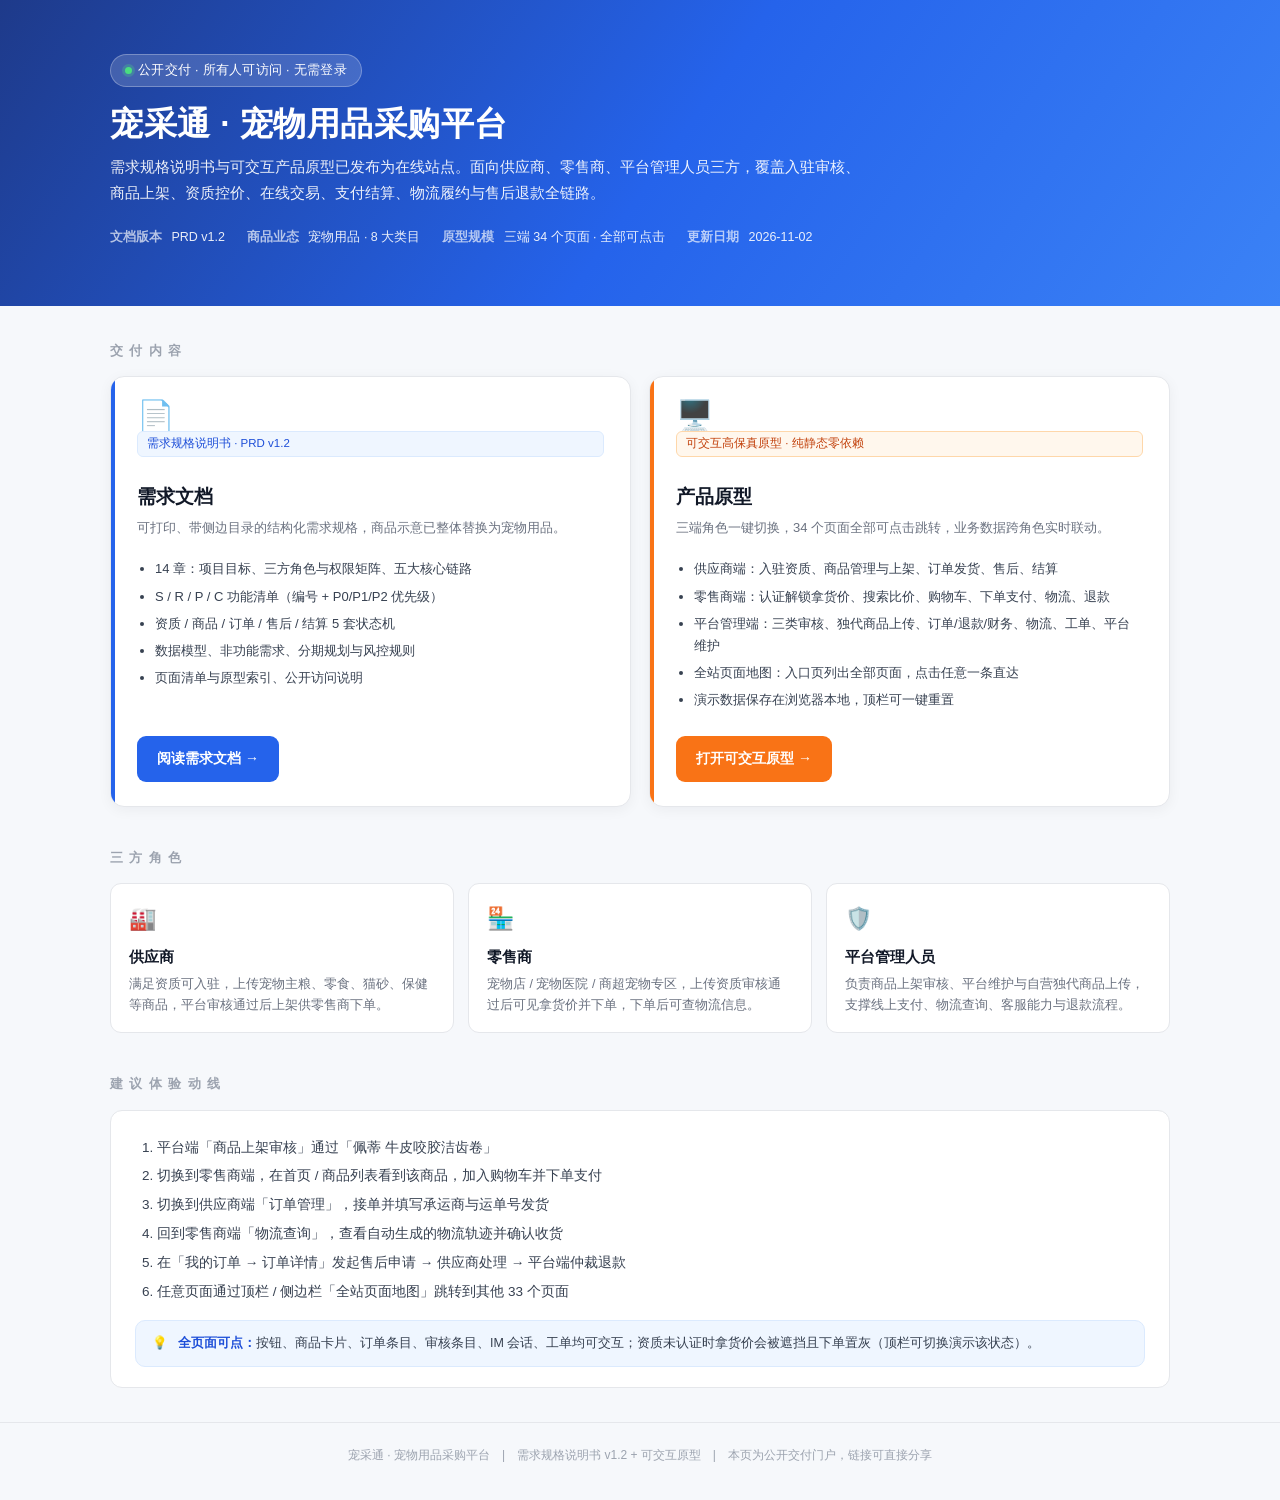
<file: index.html>
<!DOCTYPE html>
<html lang="zh-CN">
<head>
<meta charset="UTF-8">
<link rel="icon" href="data:image/svg+xml,<svg xmlns='http://www.w3.org/2000/svg' viewBox='0 0 100 100'><text y='.9em' font-size='90'>🐾</text></svg>">
<meta name="viewport" content="width=device-width, initial-scale=1.0">
<title>宠采通 · 宠物用品采购平台｜需求文档与可交互原型</title>
<style>
  :root{
    --brand:#2563eb; --brand-600:#1d4ed8; --brand-50:#eff6ff; --brand-100:#dbeafe;
    --accent:#f97316; --accent-50:#fff7ed; --ok:#16a34a;
    --t1:#111827; --t2:#374151; --t3:#6b7280; --t4:#9ca3af;
    --bd:#e5e7eb; --bg:#f6f8fb; --card:#fff;
  }
  *{box-sizing:border-box}
  body{margin:0;background:var(--bg);color:var(--t1);font-size:14px;line-height:1.7;
    font-family:"PingFang SC","Microsoft YaHei","Helvetica Neue",Arial,sans-serif;-webkit-font-smoothing:antialiased}
  a{color:var(--brand);text-decoration:none}
  a:hover{text-decoration:underline}
  .wrap{max-width:1100px;margin:0 auto;padding:0 20px}
  .hero{background:linear-gradient(125deg,#1e3a8a,#2563eb 52%,#3b82f6);color:#fff;padding:54px 0 58px}
  .hero .wrap{position:relative}
  .badge{display:inline-flex;align-items:center;gap:6px;background:rgba(255,255,255,.16);
    border:1px solid rgba(255,255,255,.28);border-radius:20px;padding:5px 14px;font-size:12.5px;letter-spacing:.3px}
  .badge .dot{width:7px;height:7px;border-radius:50%;background:#4ade80;box-shadow:0 0 0 3px rgba(74,222,128,.25)}
  .hero h1{font-size:33px;margin:16px 0 8px;letter-spacing:.5px;line-height:1.3}
  .hero .sub{font-size:15px;opacity:.92;margin:0;max-width:760px}
  .hero .meta{display:flex;gap:22px;flex-wrap:wrap;margin-top:22px;font-size:12.5px;opacity:.9}
  .hero .meta b{font-weight:600;opacity:.75;margin-right:6px}
  .sec{padding:34px 0}
  .sec-t{font-size:13px;font-weight:700;letter-spacing:1.4px;color:var(--t4);margin:0 0 14px}
  .grid2{display:grid;grid-template-columns:1fr 1fr;gap:18px}
  @media(max-width:820px){.grid2{grid-template-columns:1fr}.hero h1{font-size:26px}}
  .big{background:var(--card);border:1px solid var(--bd);border-radius:14px;padding:24px 26px;
    box-shadow:0 3px 14px rgba(16,24,40,.05);display:flex;flex-direction:column;position:relative;overflow:hidden}
  .big::before{content:"";position:absolute;left:0;top:0;bottom:0;width:4px;background:var(--brand)}
  .big.b::before{background:var(--accent)}
  .big .ico{font-size:30px;line-height:1}
  .big h2{font-size:19px;margin:12px 0 4px}
  .big .desc{color:var(--t3);font-size:13px;margin:0 0 14px}
  .big ul{margin:0 0 20px;padding-left:18px;color:var(--t2);font-size:13px;flex:1}
  .big li{margin:5px 0}
  .big .tagline{display:inline-block;font-size:11.5px;color:var(--brand-600);background:var(--brand-50);
    border:1px solid var(--brand-100);border-radius:6px;padding:2px 9px;margin-bottom:12px}
  .big.b .tagline{color:#c2410c;background:var(--accent-50);border-color:#fed7aa}
  .btn{display:inline-flex;align-items:center;justify-content:center;gap:8px;background:var(--brand);
    color:#fff;border-radius:9px;padding:11px 20px;font-size:14px;font-weight:600;border:0;cursor:pointer}
  .btn:hover{background:var(--brand-600);text-decoration:none}
  .btn.orange{background:var(--accent)}
  .btn.orange:hover{background:#ea580c}
  .btn.ghost{background:#fff;color:var(--brand);border:1px solid var(--bd)}
  .btn.ghost:hover{background:var(--brand-50)}
  .actions{display:flex;gap:10px;flex-wrap:wrap}
  .grid3{display:grid;grid-template-columns:repeat(3,1fr);gap:14px}
  @media(max-width:820px){.grid3{grid-template-columns:1fr}}
  .role{background:#fff;border:1px solid var(--bd);border-radius:11px;padding:16px 18px}
  .role .e{font-size:22px}
  .role h3{font-size:14.5px;margin:8px 0 4px}
  .role p{font-size:12.5px;color:var(--t3);margin:0}
  .flow{background:#fff;border:1px solid var(--bd);border-radius:12px;padding:20px 24px}
  .flow ol{margin:0;padding-left:22px;color:var(--t2);font-size:13.5px}
  .flow li{margin:6px 0}
  .note{display:flex;gap:10px;align-items:flex-start;background:var(--brand-50);border:1px solid var(--brand-100);
    border-radius:10px;padding:12px 16px;font-size:12.5px;color:var(--t2);margin-top:16px}
  .note b{color:var(--brand-600)}
  .foot{border-top:1px solid var(--bd);padding:22px 0 34px;color:var(--t4);font-size:12px;text-align:center}
</style>
</head>
<body>

<div class="hero">
  <div class="wrap">
    <span class="badge"><span class="dot"></span>公开交付 · 所有人可访问 · 无需登录</span>
    <h1>宠采通 · 宠物用品采购平台</h1>
    <p class="sub">需求规格说明书与可交互产品原型已发布为在线站点。面向供应商、零售商、平台管理人员三方，覆盖入驻审核、商品上架、资质控价、在线交易、支付结算、物流履约与售后退款全链路。</p>
    <div class="meta">
      <span><b>文档版本</b> PRD v1.2</span>
      <span><b>商品业态</b> 宠物用品 · 8 大类目</span>
      <span><b>原型规模</b> 三端 34 个页面 · 全部可点击</span>
      <span><b>更新日期</b> 2026-11-02</span>
    </div>
  </div>
</div>

<div class="wrap">
  <div class="sec">
    <p class="sec-t">交 付 内 容</p>
    <div class="grid2">
      <div class="big">
        <div class="ico">📄</div>
        <span class="tagline">需求规格说明书 · PRD v1.2</span>
        <h2>需求文档</h2>
        <p class="desc">可打印、带侧边目录的结构化需求规格，商品示意已整体替换为宠物用品。</p>
        <ul>
          <li>14 章：项目目标、三方角色与权限矩阵、五大核心链路</li>
          <li>S / R / P / C 功能清单（编号 + P0/P1/P2 优先级）</li>
          <li>资质 / 商品 / 订单 / 售后 / 结算 5 套状态机</li>
          <li>数据模型、非功能需求、分期规划与风控规则</li>
          <li>页面清单与原型索引、公开访问说明</li>
        </ul>
        <div class="actions">
          <a class="btn" href="prd.html">阅读需求文档 →</a>
        </div>
      </div>

      <div class="big b">
        <div class="ico">🖥️</div>
        <span class="tagline">可交互高保真原型 · 纯静态零依赖</span>
        <h2>产品原型</h2>
        <p class="desc">三端角色一键切换，34 个页面全部可点击跳转，业务数据跨角色实时联动。</p>
        <ul>
          <li>供应商端：入驻资质、商品管理与上架、订单发货、售后、结算</li>
          <li>零售商端：认证解锁拿货价、搜索比价、购物车、下单支付、物流、退款</li>
          <li>平台管理端：三类审核、独代商品上传、订单/退款/财务、物流、工单、平台维护</li>
          <li>全站页面地图：入口页列出全部页面，点击任意一条直达</li>
          <li>演示数据保存在浏览器本地，顶栏可一键重置</li>
        </ul>
        <div class="actions">
          <a class="btn orange" href="prototype/index.html">打开可交互原型 →</a>
        </div>
      </div>
    </div>
  </div>

  <div class="sec" style="padding-top:6px">
    <p class="sec-t">三 方 角 色</p>
    <div class="grid3">
      <div class="role"><div class="e">🏭</div><h3>供应商</h3><p>满足资质可入驻，上传宠物主粮、零食、猫砂、保健等商品，平台审核通过后上架供零售商下单。</p></div>
      <div class="role"><div class="e">🏪</div><h3>零售商</h3><p>宠物店 / 宠物医院 / 商超宠物专区，上传资质审核通过后可见拿货价并下单，下单后可查物流信息。</p></div>
      <div class="role"><div class="e">🛡️</div><h3>平台管理人员</h3><p>负责商品上架审核、平台维护与自营独代商品上传，支撑线上支付、物流查询、客服能力与退款流程。</p></div>
    </div>
  </div>

  <div class="sec" style="padding-top:6px">
    <p class="sec-t">建 议 体 验 动 线</p>
    <div class="flow">
      <ol>
        <li>平台端「商品上架审核」通过「佩蒂 牛皮咬胶洁齿卷」</li>
        <li>切换到零售商端，在首页 / 商品列表看到该商品，加入购物车并下单支付</li>
        <li>切换到供应商端「订单管理」，接单并填写承运商与运单号发货</li>
        <li>回到零售商端「物流查询」，查看自动生成的物流轨迹并确认收货</li>
        <li>在「我的订单 → 订单详情」发起售后申请 → 供应商处理 → 平台端仲裁退款</li>
        <li>任意页面通过顶栏 / 侧边栏「全站页面地图」跳转到其他 33 个页面</li>
      </ol>
      <div class="note"><span>💡</span><div><b>全页面可点：</b>按钮、商品卡片、订单条目、审核条目、IM 会话、工单均可交互；资质未认证时拿货价会被遮挡且下单置灰（顶栏可切换演示该状态）。</div></div>
    </div>
  </div>
</div>

<div class="foot">宠采通 · 宠物用品采购平台　|　需求规格说明书 v1.2 + 可交互原型　|　本页为公开交付门户，链接可直接分享</div>

</body>
</html>
</file>
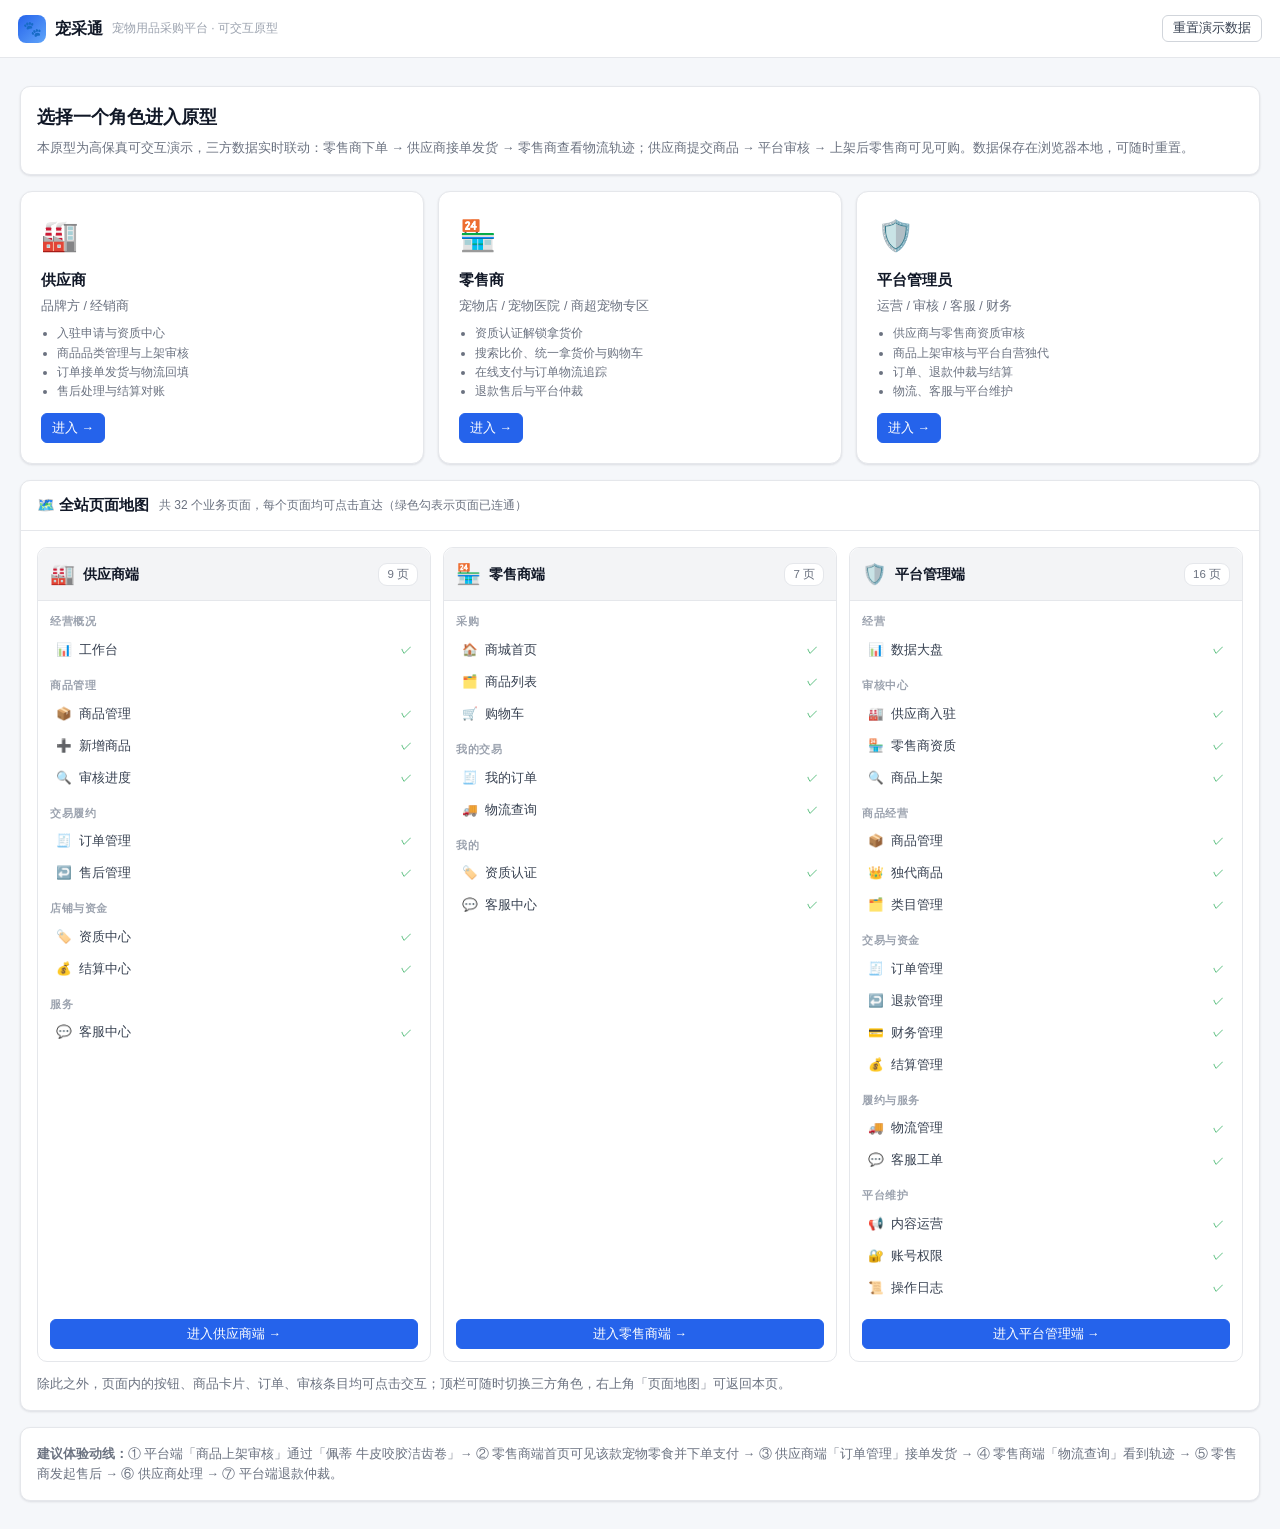
<file: prototype/index.html>
<!DOCTYPE html>
<html lang="zh-CN">
<head>
<meta charset="UTF-8">
<meta name="viewport" content="width=device-width, initial-scale=1.0">
<title>宠采通 · 宠物用品采购平台 可交互原型</title>
<link rel="icon" href="data:image/svg+xml,<svg xmlns='http://www.w3.org/2000/svg' viewBox='0 0 100 100'><text y='.9em' font-size='90'>🐾</text></svg>">
<link rel="stylesheet" href="assets/css/style.css">
</head>
<body>
<div id="app"></div>

<script src="assets/js/data.js"></script>
<script src="assets/js/navs.js"></script>
<script src="assets/js/store.js"></script>
<script src="assets/js/ui.js"></script>
<script src="assets/js/views/supplier.js"></script>
<script src="assets/js/views/retailer.js"></script>
<script src="assets/js/views/admin.js"></script>
<script src="assets/js/views/extra.js"></script>
<script src="assets/js/app.js"></script>
</body>
</html>
</file>
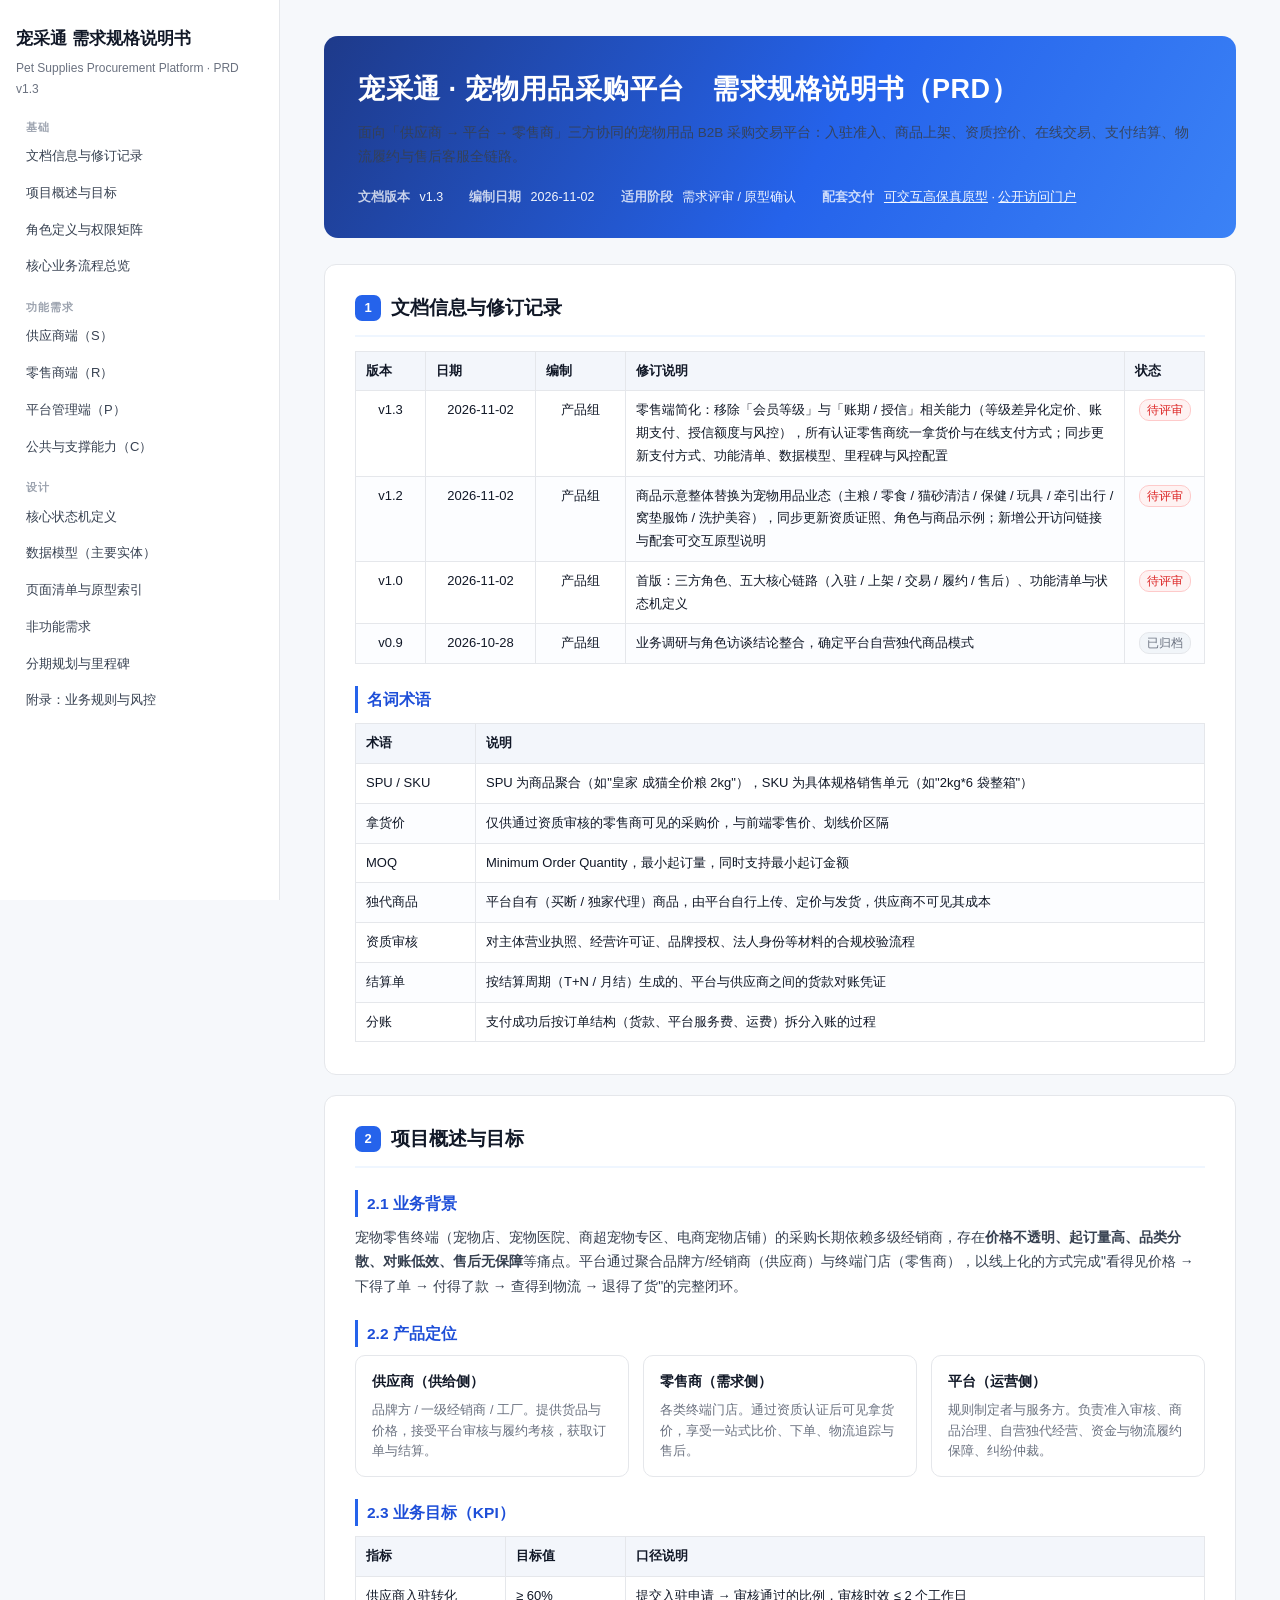
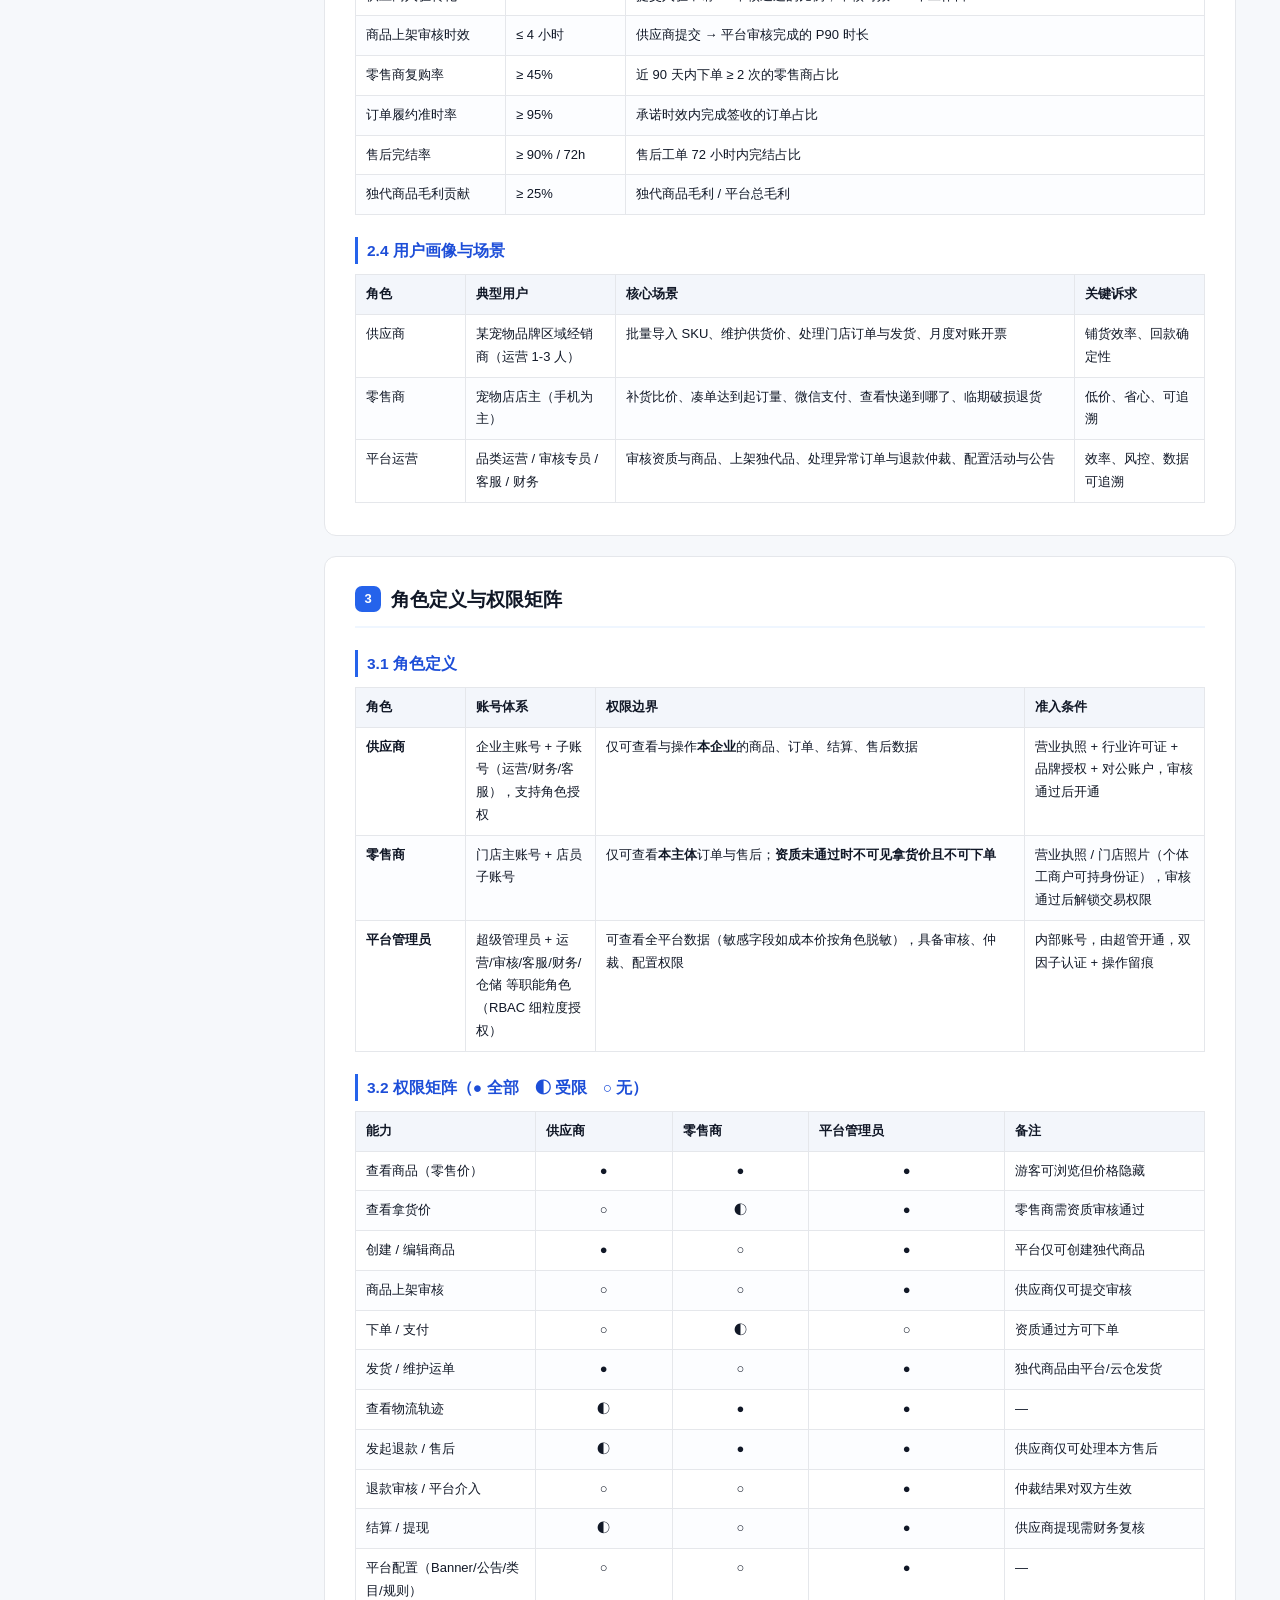
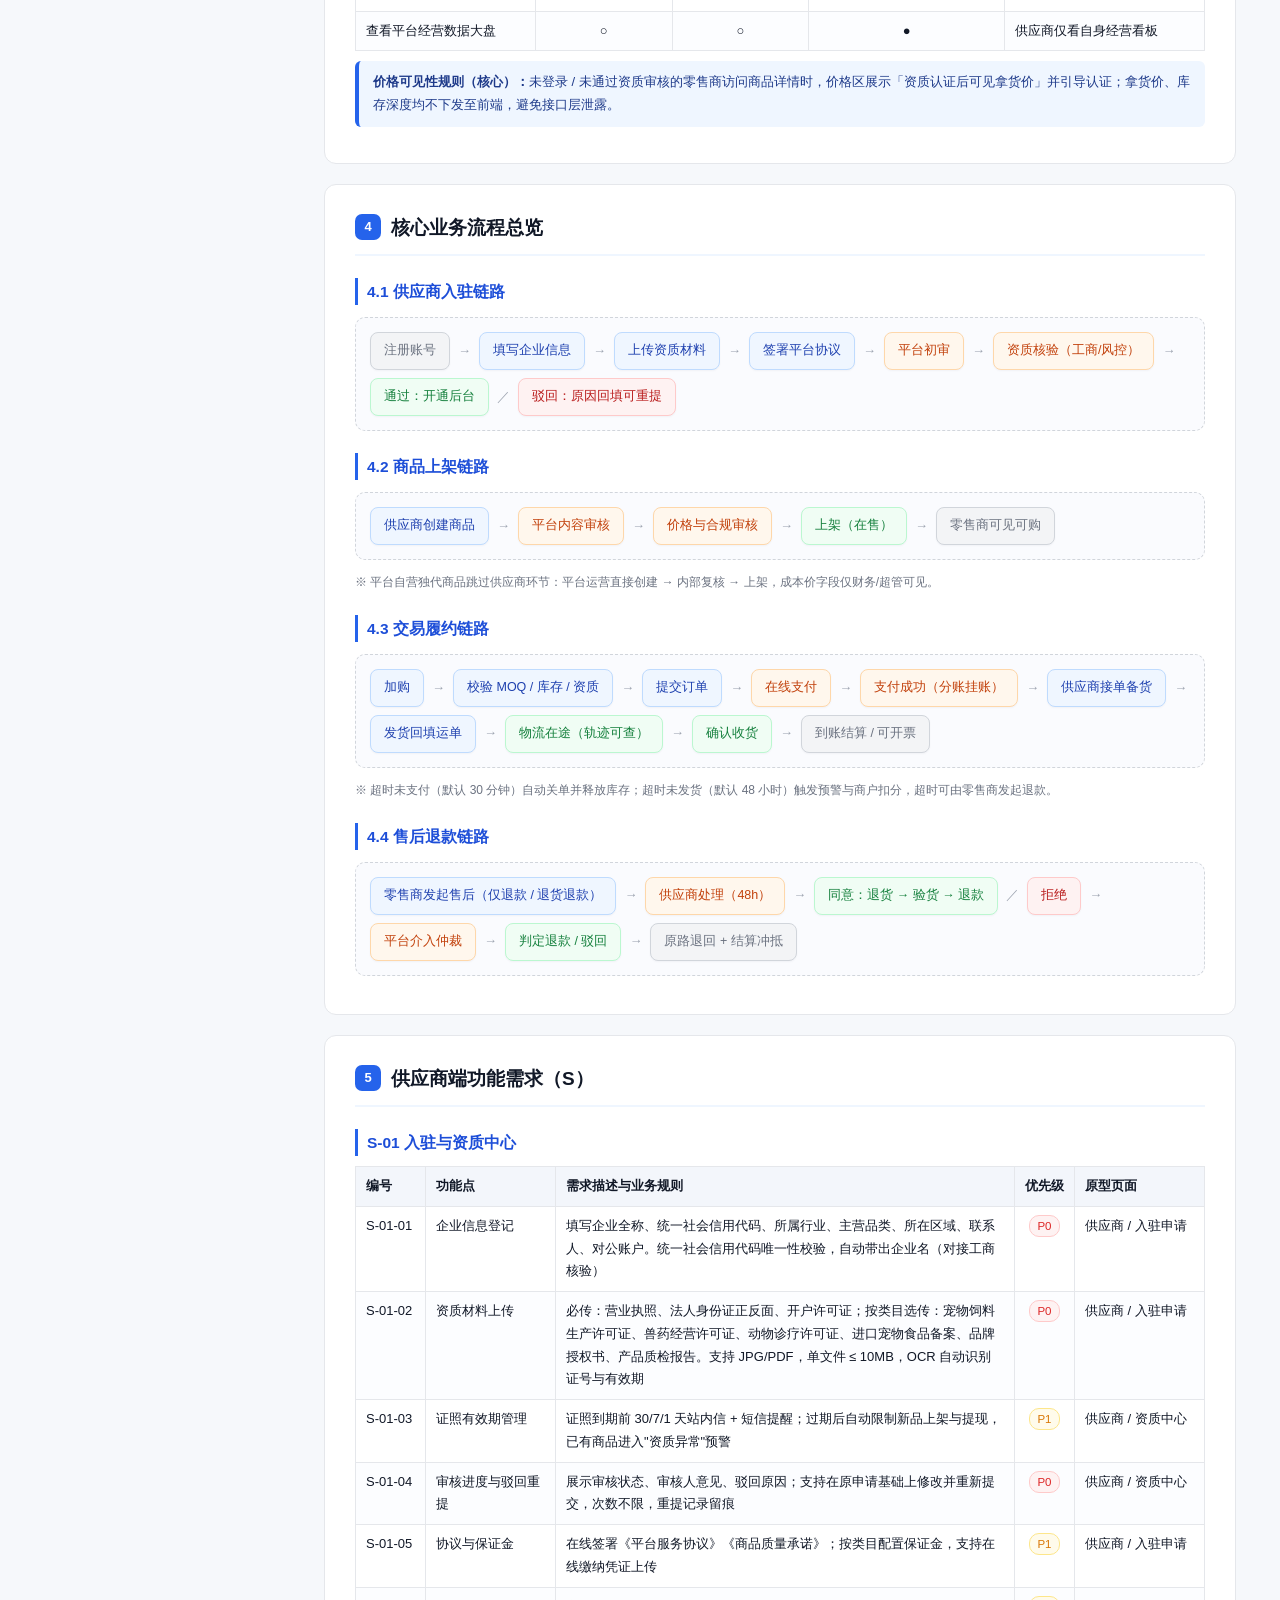
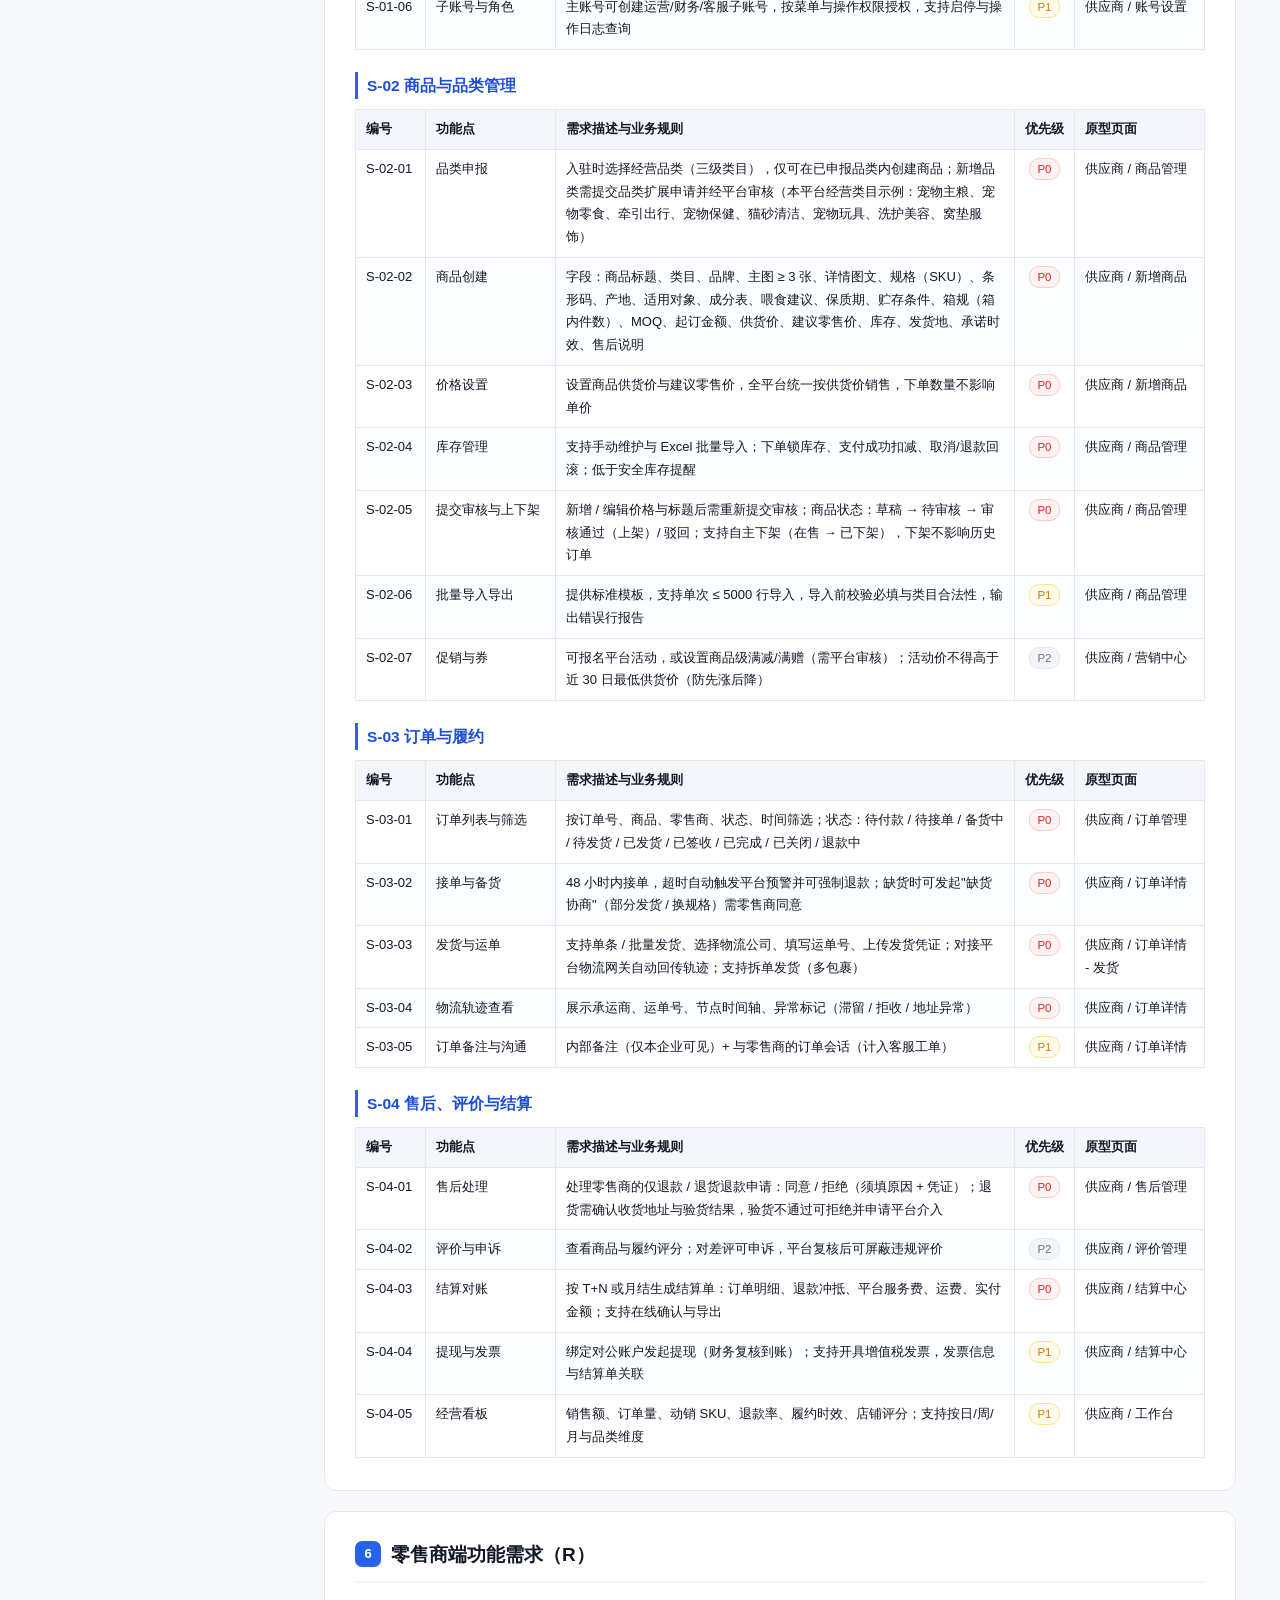
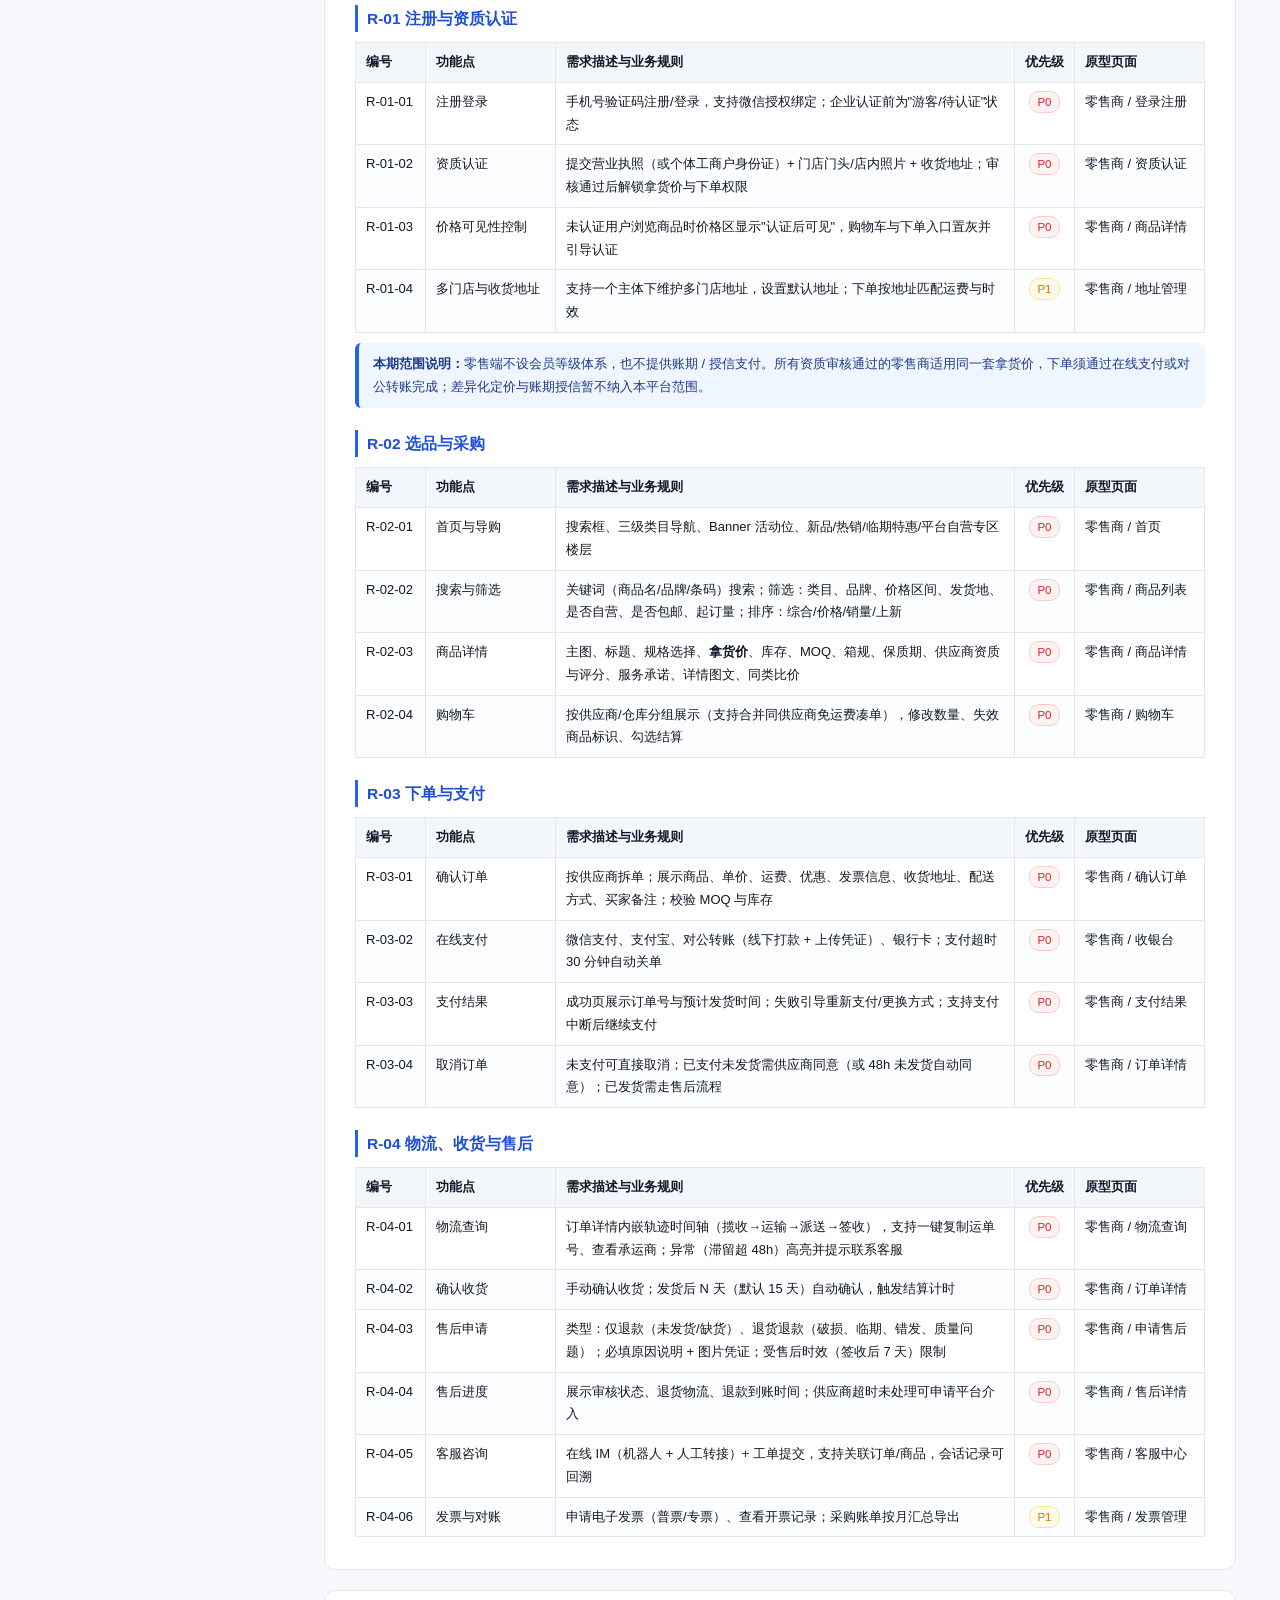
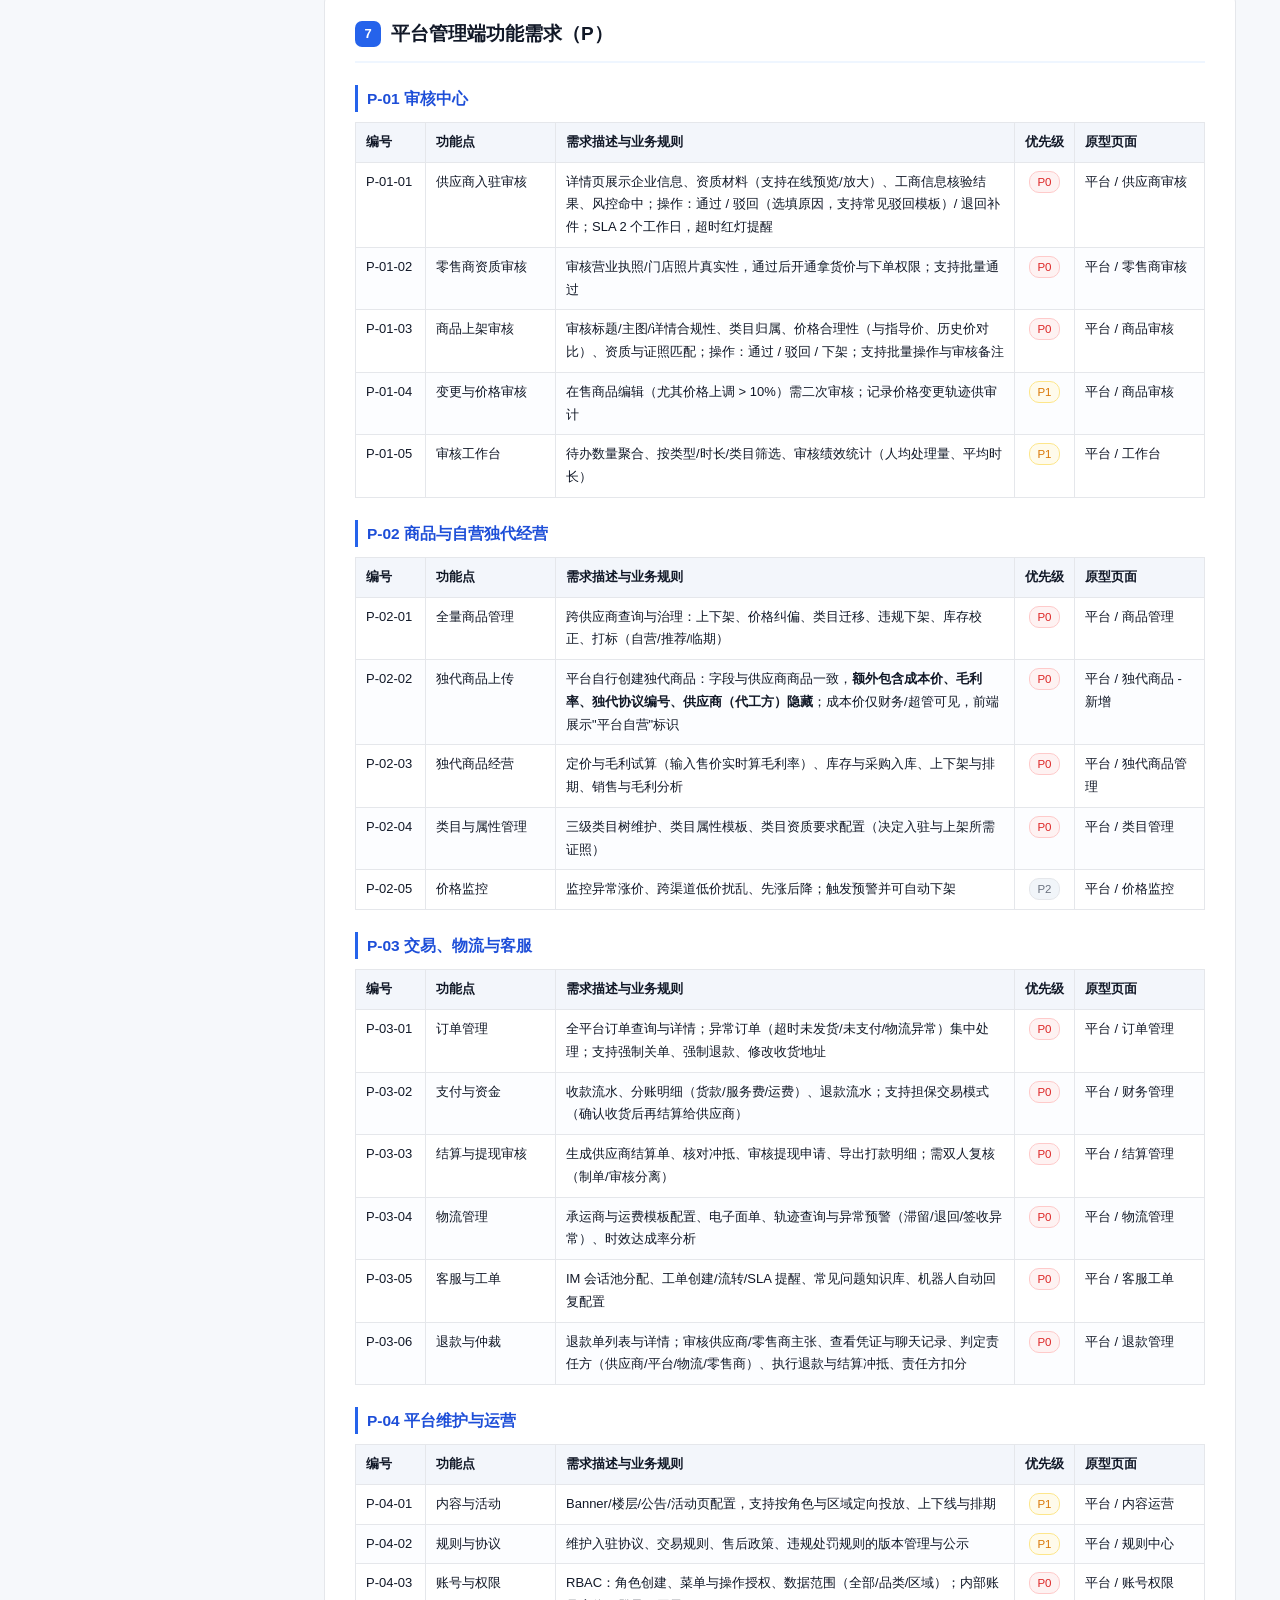
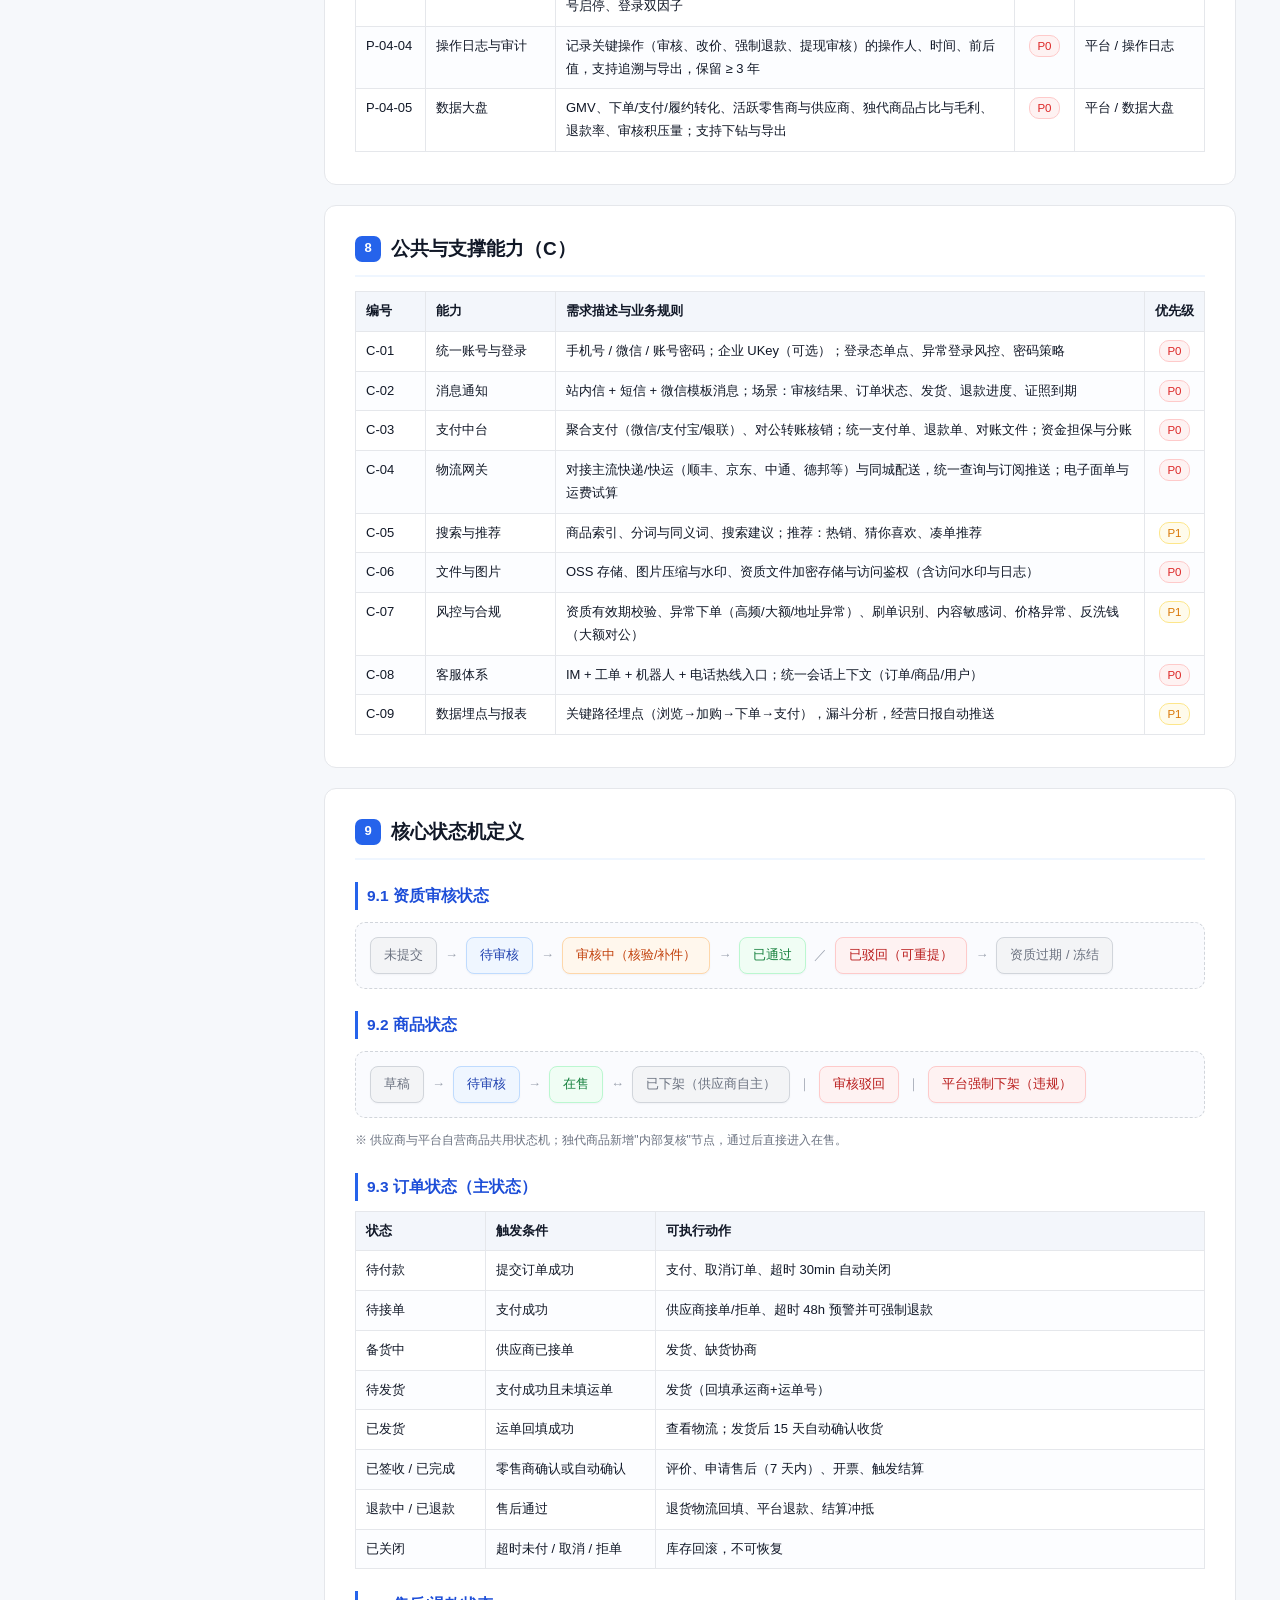
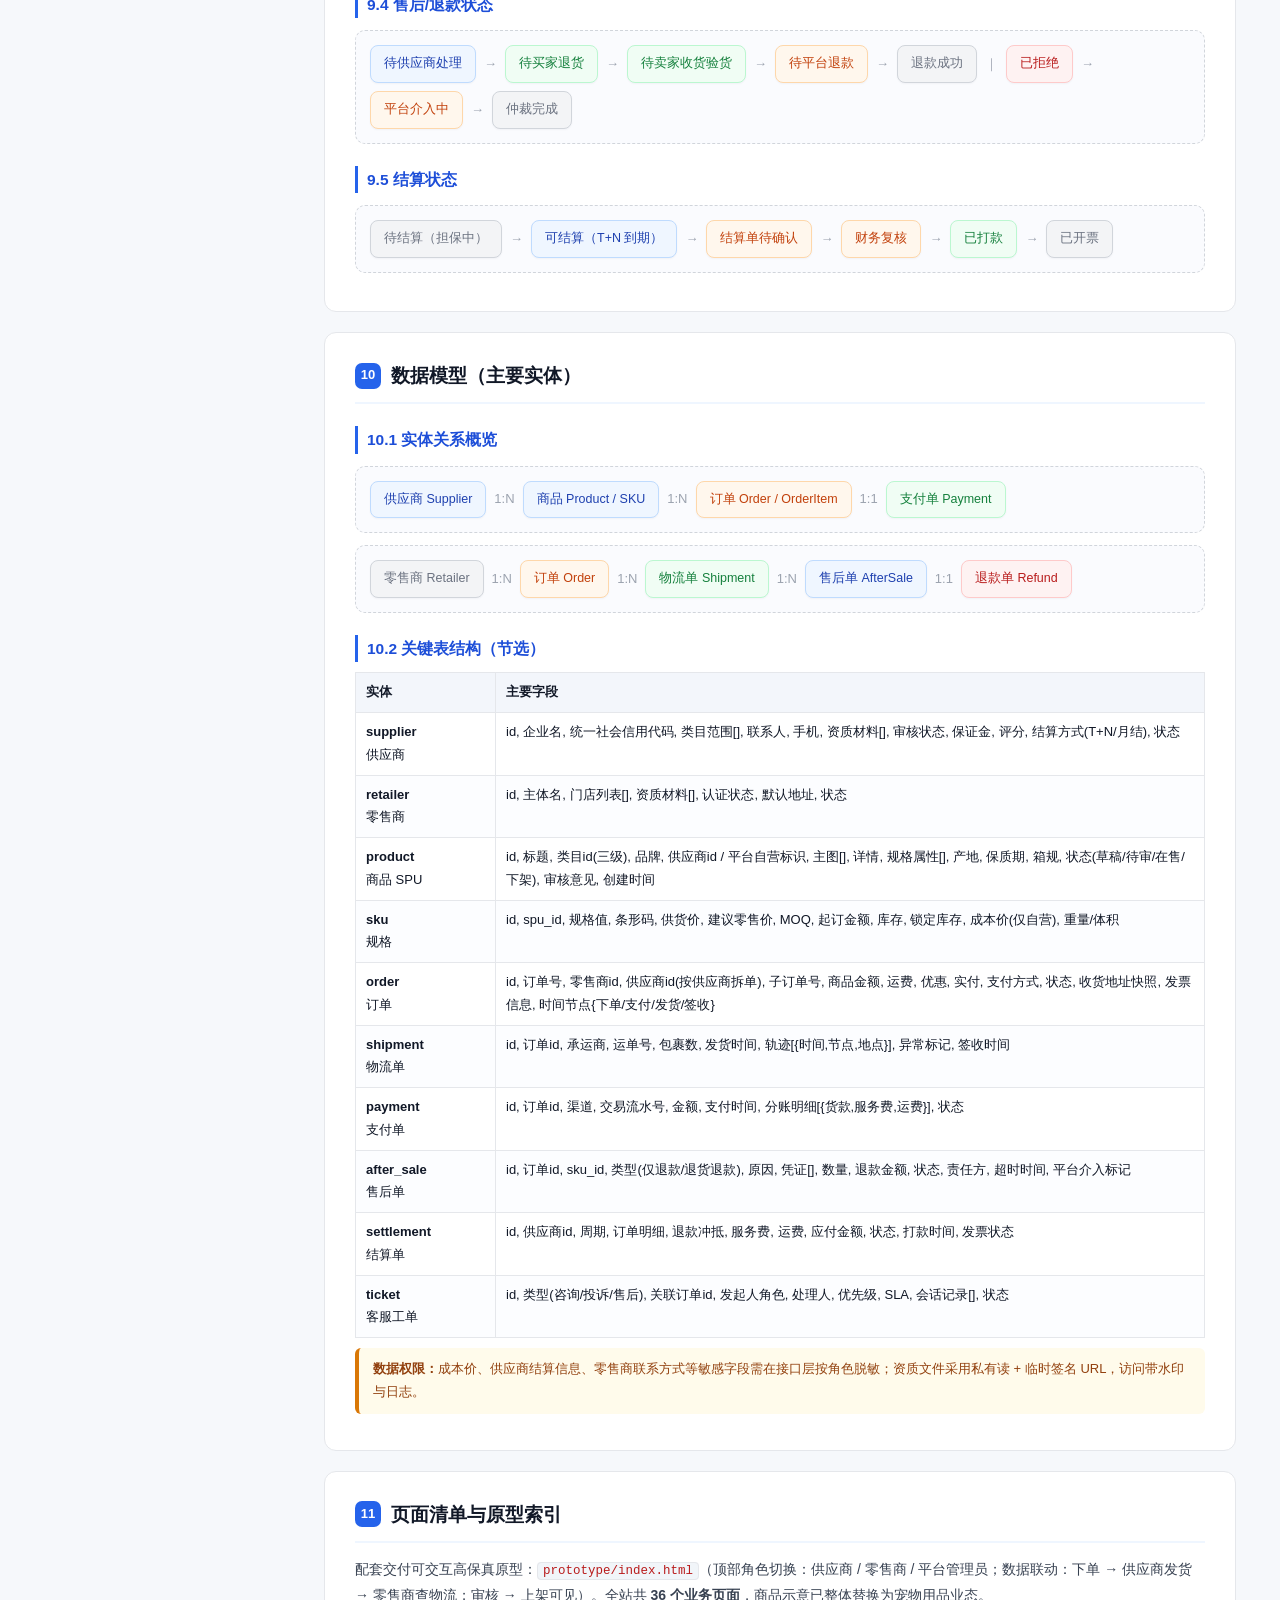
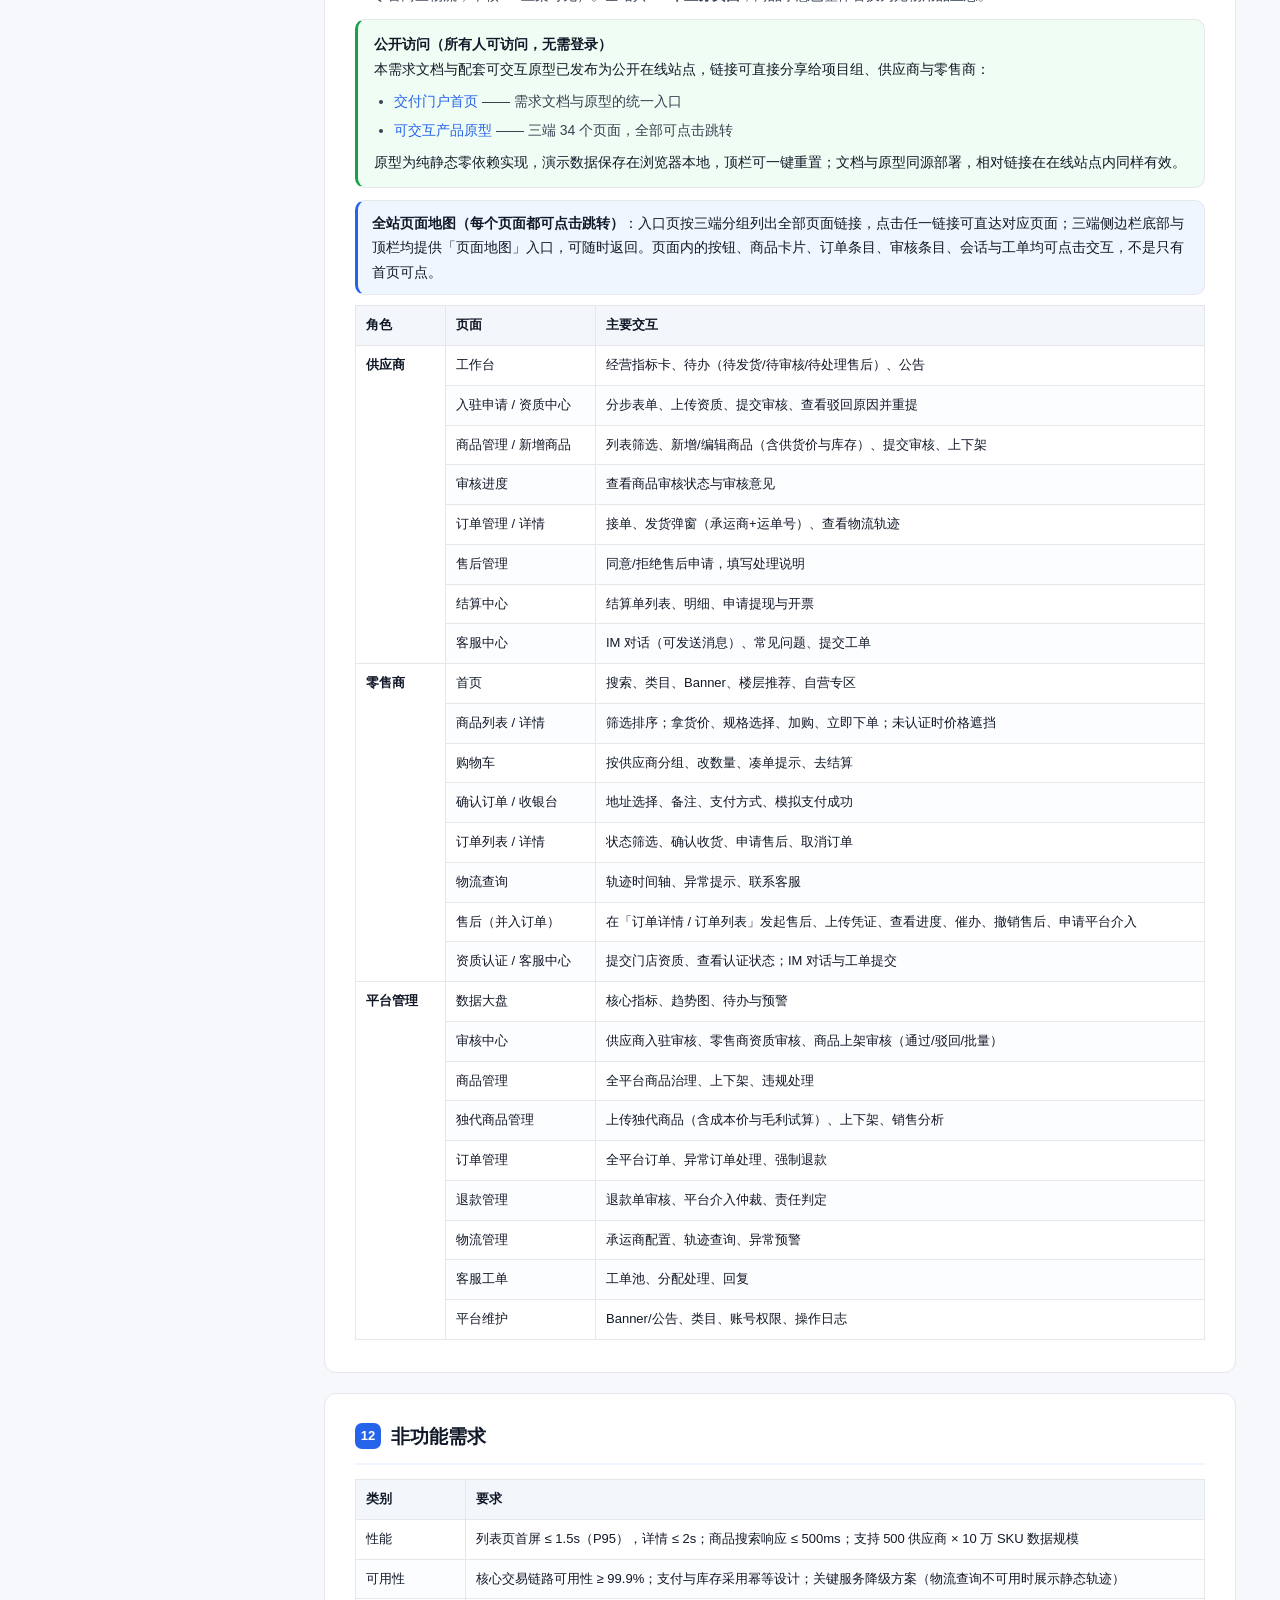
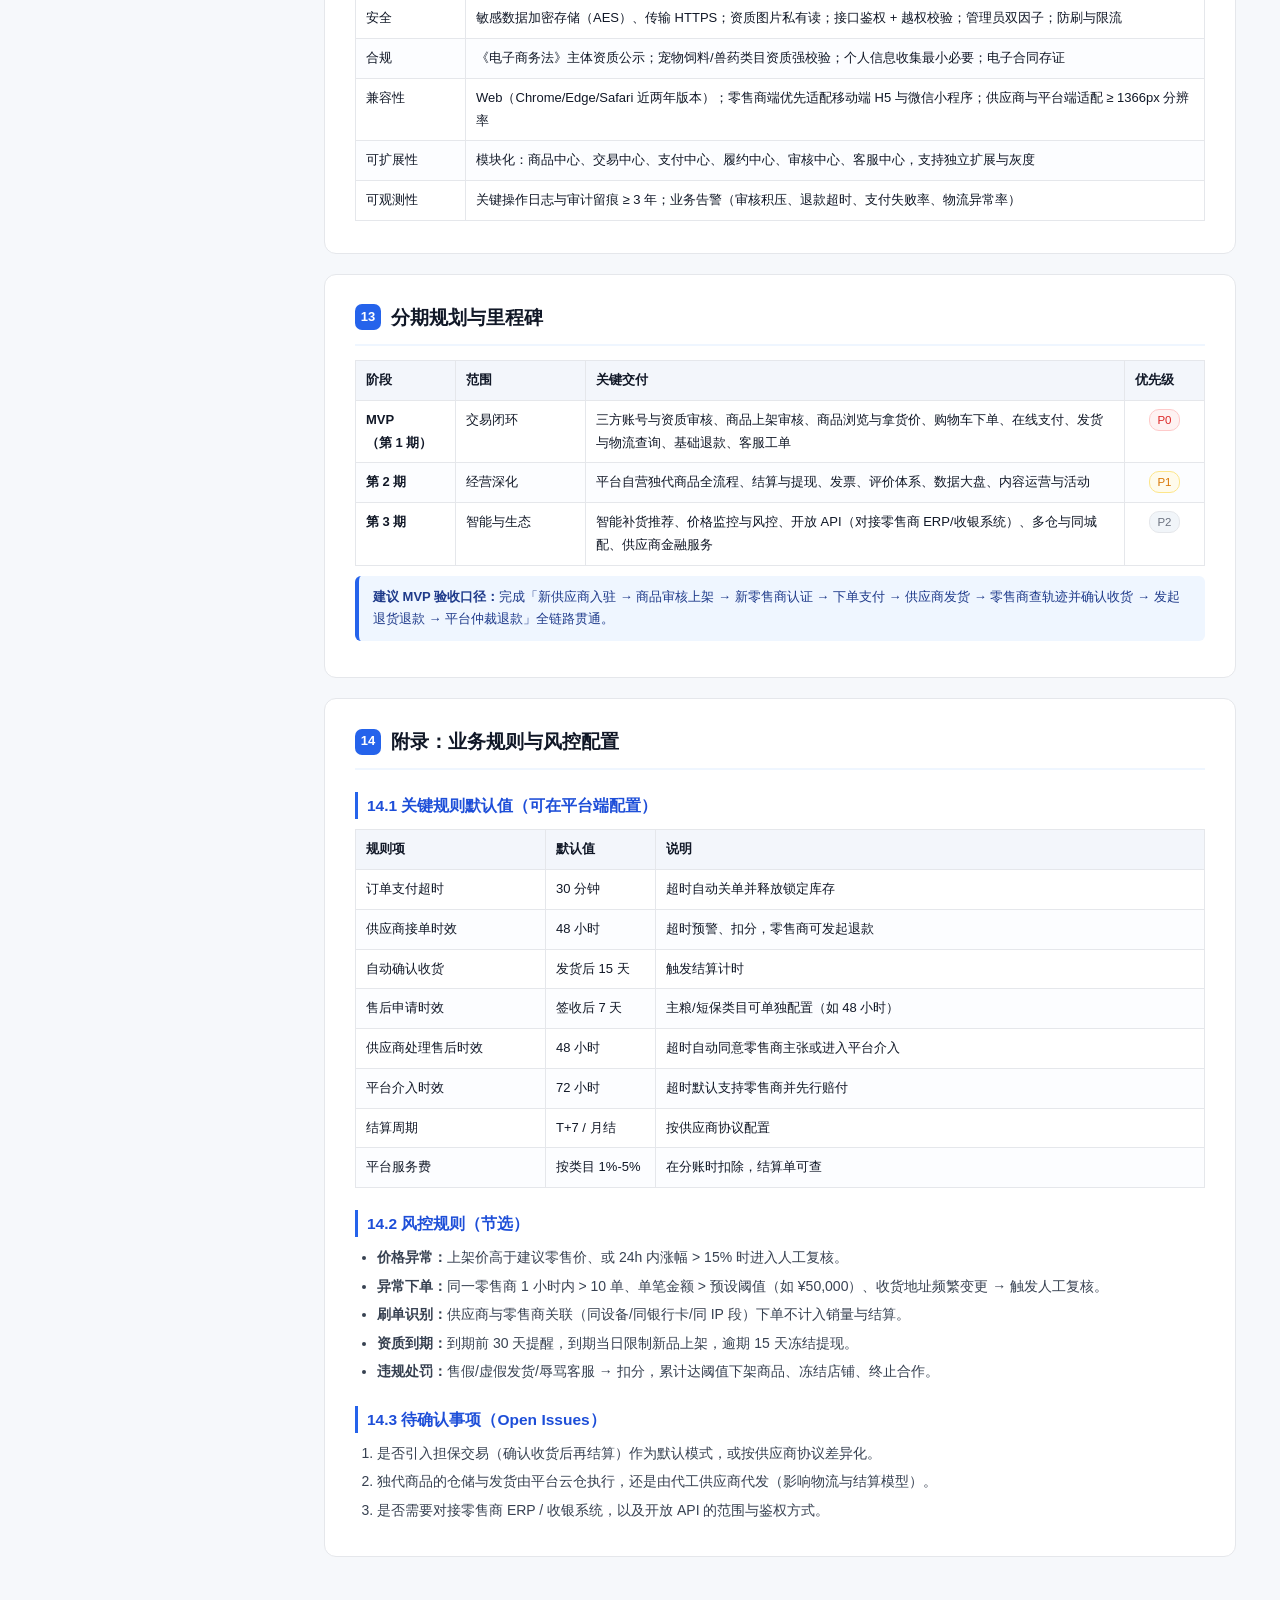
<file: prd.html>
<!DOCTYPE html>
<html lang="zh-CN">
<head>
<meta charset="UTF-8">
<link rel="icon" href="data:image/svg+xml,<svg xmlns='http://www.w3.org/2000/svg' viewBox='0 0 100 100'><text y='.9em' font-size='90'>🐾</text></svg>">
<meta name="viewport" content="width=device-width, initial-scale=1.0">
<title>宠采通 · 宠物用品采购平台 需求规格说明书</title>
<style>
  :root{
    --brand:#2563eb; --brand-600:#1d4ed8; --brand-50:#eff6ff;
    --accent:#f97316; --accent-50:#fff7ed;
    --ok:#16a34a; --ok-50:#f0fdf4;
    --warn:#d97706; --warn-50:#fffbeb;
    --err:#dc2626; --err-50:#fef2f2;
    --t1:#111827; --t2:#374151; --t3:#6b7280; --t4:#9ca3af;
    --bd:#e5e7eb; --bd-2:#d1d5db; --bg:#f6f8fb; --card:#ffffff;
  }
  *{box-sizing:border-box}
  body{margin:0;background:var(--bg);color:var(--t1);
    font-family:"PingFang SC","Microsoft YaHei","Helvetica Neue",Arial,sans-serif;
    font-size:14px;line-height:1.75;-webkit-font-smoothing:antialiased}
  a{color:var(--brand);text-decoration:none}
  a:hover{text-decoration:underline}
  .layout{display:flex;max-width:1440px;margin:0 auto;align-items:flex-start}
  /* 侧边目录 */
  .toc{position:sticky;top:0;width:280px;flex:0 0 280px;height:100vh;overflow-y:auto;
    background:var(--card);border-right:1px solid var(--bd);padding:24px 16px 60px}
  .toc h1{font-size:17px;margin:0 0 4px}
  .toc .sub{font-size:12px;color:var(--t3);margin-bottom:18px}
  .toc ol{list-style:none;margin:0;padding:0;font-size:13px}
  .toc li{margin:2px 0}
  .toc a{display:block;padding:6px 10px;border-radius:6px;color:var(--t2)}
  .toc a:hover{background:var(--brand-50);color:var(--brand);text-decoration:none}
  .toc .lv2{padding-left:26px;font-size:12.5px;color:var(--t3)}
  .toc .grp{margin-top:14px;padding:0 10px;font-size:11px;letter-spacing:1px;color:var(--t4);font-weight:700}
  /* 正文 */
  main{flex:1;min-width:0;padding:36px 44px 100px;background:var(--bg)}
  .doc-head{background:linear-gradient(120deg,#1e3a8a,#2563eb 55%,#3b82f6);
    color:#fff;border-radius:14px;padding:30px 34px;margin-bottom:26px}
  .doc-head h1{font-size:27px;margin:0 0 8px;letter-spacing:.5px}
  .doc-head p{margin:0;opacity:.9;font-size:13.5px}
  .meta{display:flex;gap:26px;flex-wrap:wrap;margin-top:18px;font-size:12.5px;opacity:.95}
  .meta b{font-weight:600;opacity:.8;margin-right:6px}
  section{background:var(--card);border:1px solid var(--bd);border-radius:12px;
    padding:26px 30px;margin-bottom:20px}
  h2{font-size:19px;margin:0 0 14px;padding-bottom:10px;border-bottom:2px solid var(--brand-50);
    display:flex;align-items:center;gap:10px}
  h2 .n{background:var(--brand);color:#fff;width:26px;height:26px;border-radius:7px;
    font-size:13px;display:inline-flex;align-items:center;justify-content:center}
  h3{font-size:15.5px;margin:22px 0 8px;color:var(--brand-600);
    border-left:3px solid var(--brand);padding-left:9px}
  h4{font-size:14px;margin:16px 0 6px;color:var(--t1)}
  p{margin:8px 0;color:var(--t2)}
  ul,ol{margin:8px 0;padding-left:22px;color:var(--t2)}
  li{margin:4px 0}
  table{width:100%;border-collapse:collapse;margin:10px 0 6px;font-size:13px}
  th,td{border:1px solid var(--bd);padding:8px 10px;text-align:left;vertical-align:top}
  th{background:#f3f6fb;color:var(--t1);font-weight:600;white-space:nowrap}
  tbody tr:nth-child(even) td{background:#fcfdff}
  td.c{text-align:center;white-space:nowrap}
  code{background:#f1f5f9;border:1px solid var(--bd);border-radius:4px;padding:1px 5px;
    font-family:Consolas,Menlo,monospace;font-size:12.5px;color:#b91c1c}
  .tag{display:inline-block;padding:1px 7px;border-radius:10px;font-size:11.5px;line-height:18px;
    border:1px solid transparent;white-space:nowrap}
  .p0{background:var(--err-50);color:var(--err);border-color:#fecaca}
  .p1{background:var(--warn-50);color:var(--warn);border-color:#fde68a}
  .p2{background:#f1f5f9;color:var(--t3);border-color:var(--bd)}
  .note{background:var(--brand-50);border-left:4px solid var(--brand);border-radius:6px;
    padding:10px 14px;margin:10px 0;font-size:13px;color:#1e3a8a}
  .warn{background:var(--warn-50);border-left:4px solid var(--warn);border-radius:6px;
    padding:10px 14px;margin:10px 0;font-size:13px;color:#92400e}
  /* 流程 / 状态机 */
  .flow{display:flex;align-items:center;flex-wrap:wrap;gap:8px;margin:12px 0;padding:14px;
    background:#fafbfe;border:1px dashed var(--bd-2);border-radius:10px}
  .node{background:#fff;border:1px solid var(--bd-2);border-radius:8px;padding:7px 13px;
    font-size:12.5px;box-shadow:0 1px 2px rgba(16,24,40,.04)}
  .node.blue{background:var(--brand-50);border-color:#bfdbfe;color:#1e40af}
  .node.green{background:var(--ok-50);border-color:#bbf7d0;color:#15803d}
  .node.orange{background:var(--accent-50);border-color:#fed7aa;color:#c2410c}
  .node.red{background:var(--err-50);border-color:#fecaca;color:#b91c1c}
  .node.gray{background:#f3f4f6;color:var(--t3)}
  .arw{color:var(--t4);font-size:13px}
  .grid2{display:grid;grid-template-columns:1fr 1fr;gap:16px}
  .grid3{display:grid;grid-template-columns:repeat(3,1fr);gap:14px}
  .card{border:1px solid var(--bd);border-radius:10px;padding:14px 16px;background:#fff}
  .card h5{margin:0 0 6px;font-size:13.5px;color:var(--t1)}
  .card p{margin:0;font-size:12.5px;color:var(--t3);line-height:1.65}
  .kv{display:grid;grid-template-columns:120px 1fr;gap:4px 12px;font-size:13px;margin:8px 0}
  .kv dt{color:var(--t3)}
  .kv dd{margin:0;color:var(--t2)}
  .legend{font-size:12px;color:var(--t3);margin:6px 0 0}
  .foot{text-align:center;color:var(--t4);font-size:12px;padding:20px}
  @media print{.toc{display:none}main{padding:0}section{break-inside:avoid;box-shadow:none}}
</style>
</head>
<body>
<div class="layout">
<nav class="toc">
  <h1>宠采通 需求规格说明书</h1>
  <div class="sub">Pet Supplies Procurement Platform · PRD v1.3</div>
  <div class="grp">基础</div>
  <ol>
    <li><a href="#s1">文档信息与修订记录</a></li>
    <li><a href="#s2">项目概述与目标</a></li>
    <li><a href="#s3">角色定义与权限矩阵</a></li>
    <li><a href="#s4">核心业务流程总览</a></li>
  </ol>
  <div class="grp">功能需求</div>
  <ol>
    <li><a href="#s5">供应商端（S）</a></li>
    <li><a href="#s6">零售商端（R）</a></li>
    <li><a href="#s7">平台管理端（P）</a></li>
    <li><a href="#s8">公共与支撑能力（C）</a></li>
  </ol>
  <div class="grp">设计</div>
  <ol>
    <li><a href="#s9">核心状态机定义</a></li>
    <li><a href="#s10">数据模型（主要实体）</a></li>
    <li><a href="#s11">页面清单与原型索引</a></li>
    <li><a href="#s12">非功能需求</a></li>
    <li><a href="#s13">分期规划与里程碑</a></li>
    <li><a href="#s14">附录：业务规则与风控</a></li>
  </ol>
</nav>

<main>
<div class="doc-head">
  <h1>宠采通 · 宠物用品采购平台　需求规格说明书（PRD）</h1>
  <p>面向「供应商 → 平台 → 零售商」三方协同的宠物用品 B2B 采购交易平台：入驻准入、商品上架、资质控价、在线交易、支付结算、物流履约与售后客服全链路。</p>
  <div class="meta">
    <span><b>文档版本</b> v1.3</span>
    <span><b>编制日期</b> 2026-11-02</span>
    <span><b>适用阶段</b> 需求评审 / 原型确认</span>
    <span><b>配套交付</b> <a href="prototype/index.html" style="color:#fff;text-decoration:underline">可交互高保真原型</a> · <a href="index.html" style="color:#fff;text-decoration:underline">公开访问门户</a></span>
  </div>
</div>

<!-- 1 -->
<section id="s1">
<h2><span class="n">1</span>文档信息与修订记录</h2>
<table>
  <thead><tr><th style="width:70px">版本</th><th style="width:110px">日期</th><th style="width:90px">编制</th><th>修订说明</th><th style="width:80px">状态</th></tr></thead>
  <tbody>
    <tr><td class="c">v1.3</td><td class="c">2026-11-02</td><td class="c">产品组</td><td>零售端简化：移除「会员等级」与「账期 / 授信」相关能力（等级差异化定价、账期支付、授信额度与风控），所有认证零售商统一拿货价与在线支付方式；同步更新支付方式、功能清单、数据模型、里程碑与风控配置</td><td class="c"><span class="tag p0">待评审</span></td></tr>
    <tr><td class="c">v1.2</td><td class="c">2026-11-02</td><td class="c">产品组</td><td>商品示意整体替换为宠物用品业态（主粮 / 零食 / 猫砂清洁 / 保健 / 玩具 / 牵引出行 / 窝垫服饰 / 洗护美容），同步更新资质证照、角色与商品示例；新增公开访问链接与配套可交互原型说明</td><td class="c"><span class="tag p0">待评审</span></td></tr>
    <tr><td class="c">v1.0</td><td class="c">2026-11-02</td><td class="c">产品组</td><td>首版：三方角色、五大核心链路（入驻 / 上架 / 交易 / 履约 / 售后）、功能清单与状态机定义</td><td class="c"><span class="tag p0">待评审</span></td></tr>
    <tr><td class="c">v0.9</td><td class="c">2026-10-28</td><td class="c">产品组</td><td>业务调研与角色访谈结论整合，确定平台自营独代商品模式</td><td class="c"><span class="tag p2">已归档</span></td></tr>
  </tbody>
</table>
<h3>名词术语</h3>
<table>
  <thead><tr><th style="width:120px">术语</th><th>说明</th></tr></thead>
  <tbody>
    <tr><td>SPU / SKU</td><td>SPU 为商品聚合（如"皇家 成猫全价粮 2kg"），SKU 为具体规格销售单元（如"2kg*6 袋整箱"）</td></tr>
    <tr><td>拿货价</td><td>仅供通过资质审核的零售商可见的采购价，与前端零售价、划线价区隔</td></tr>
    <tr><td>MOQ</td><td>Minimum Order Quantity，最小起订量，同时支持最小起订金额</td></tr>
    <tr><td>独代商品</td><td>平台自有（买断 / 独家代理）商品，由平台自行上传、定价与发货，供应商不可见其成本</td></tr>
    <tr><td>资质审核</td><td>对主体营业执照、经营许可证、品牌授权、法人身份等材料的合规校验流程</td></tr>
    <tr><td>结算单</td><td>按结算周期（T+N / 月结）生成的、平台与供应商之间的货款对账凭证</td></tr>
    <tr><td>分账</td><td>支付成功后按订单结构（货款、平台服务费、运费）拆分入账的过程</td></tr>
  </tbody>
</table>
</section>

<!-- 2 -->
<section id="s2">
<h2><span class="n">2</span>项目概述与目标</h2>
<h3>2.1 业务背景</h3>
<p>宠物零售终端（宠物店、宠物医院、商超宠物专区、电商宠物店铺）的采购长期依赖多级经销商，存在<strong>价格不透明、起订量高、品类分散、对账低效、售后无保障</strong>等痛点。平台通过聚合品牌方/经销商（供应商）与终端门店（零售商），以线上化的方式完成"看得见价格 → 下得了单 → 付得了款 → 查得到物流 → 退得了货"的完整闭环。</p>

<h3>2.2 产品定位</h3>
<div class="grid3">
  <div class="card"><h5>供应商（供给侧）</h5><p>品牌方 / 一级经销商 / 工厂。提供货品与价格，接受平台审核与履约考核，获取订单与结算。</p></div>
  <div class="card"><h5>零售商（需求侧）</h5><p>各类终端门店。通过资质认证后可见拿货价，享受一站式比价、下单、物流追踪与售后。</p></div>
  <div class="card"><h5>平台（运营侧）</h5><p>规则制定者与服务方。负责准入审核、商品治理、自营独代经营、资金与物流履约保障、纠纷仲裁。</p></div>
</div>

<h3>2.3 业务目标（KPI）</h3>
<table>
  <thead><tr><th style="width:150px">指标</th><th style="width:120px">目标值</th><th>口径说明</th></tr></thead>
  <tbody>
    <tr><td>供应商入驻转化</td><td>≥ 60%</td><td>提交入驻申请 → 审核通过的比例，审核时效 ≤ 2 个工作日</td></tr>
    <tr><td>商品上架审核时效</td><td>≤ 4 小时</td><td>供应商提交 → 平台审核完成的 P90 时长</td></tr>
    <tr><td>零售商复购率</td><td>≥ 45%</td><td>近 90 天内下单 ≥ 2 次的零售商占比</td></tr>
    <tr><td>订单履约准时率</td><td>≥ 95%</td><td>承诺时效内完成签收的订单占比</td></tr>
    <tr><td>售后完结率</td><td>≥ 90% / 72h</td><td>售后工单 72 小时内完结占比</td></tr>
    <tr><td>独代商品毛利贡献</td><td>≥ 25%</td><td>独代商品毛利 / 平台总毛利</td></tr>
  </tbody>
</table>

<h3>2.4 用户画像与场景</h3>
<table>
  <thead><tr><th style="width:110px">角色</th><th style="width:150px">典型用户</th><th>核心场景</th><th style="width:130px">关键诉求</th></tr></thead>
  <tbody>
    <tr><td>供应商</td><td>某宠物品牌区域经销商（运营 1-3 人）</td><td>批量导入 SKU、维护供货价、处理门店订单与发货、月度对账开票</td><td>铺货效率、回款确定性</td></tr>
    <tr><td>零售商</td><td>宠物店店主（手机为主）</td><td>补货比价、凑单达到起订量、微信支付、查看快递到哪了、临期破损退货</td><td>低价、省心、可追溯</td></tr>
    <tr><td>平台运营</td><td>品类运营 / 审核专员 / 客服 / 财务</td><td>审核资质与商品、上架独代品、处理异常订单与退款仲裁、配置活动与公告</td><td>效率、风控、数据可追溯</td></tr>
  </tbody>
</table>
</section>

<!-- 3 -->
<section id="s3">
<h2><span class="n">3</span>角色定义与权限矩阵</h2>
<h3>3.1 角色定义</h3>
<table>
  <thead><tr><th style="width:110px">角色</th><th style="width:130px">账号体系</th><th>权限边界</th><th style="width:180px">准入条件</th></tr></thead>
  <tbody>
    <tr><td><b>供应商</b></td><td>企业主账号 + 子账号（运营/财务/客服），支持角色授权</td><td>仅可查看与操作<b>本企业</b>的商品、订单、结算、售后数据</td><td>营业执照 + 行业许可证 + 品牌授权 + 对公账户，审核通过后开通</td></tr>
    <tr><td><b>零售商</b></td><td>门店主账号 + 店员子账号</td><td>仅可查看<b>本主体</b>订单与售后；<b>资质未通过时不可见拿货价且不可下单</b></td><td>营业执照 / 门店照片（个体工商户可持身份证），审核通过后解锁交易权限</td></tr>
    <tr><td><b>平台管理员</b></td><td>超级管理员 + 运营/审核/客服/财务/仓储 等职能角色（RBAC 细粒度授权）</td><td>可查看全平台数据（敏感字段如成本价按角色脱敏），具备审核、仲裁、配置权限</td><td>内部账号，由超管开通，双因子认证 + 操作留痕</td></tr>
  </tbody>
</table>

<h3>3.2 权限矩阵（● 全部　◐ 受限　○ 无）</h3>
<table>
  <thead><tr><th style="width:180px">能力</th><th class="c">供应商</th><th class="c">零售商</th><th class="c">平台管理员</th><th style="width:200px">备注</th></tr></thead>
  <tbody>
    <tr><td>查看商品（零售价）</td><td class="c">●</td><td class="c">●</td><td class="c">●</td><td>游客可浏览但价格隐藏</td></tr>
    <tr><td>查看拿货价</td><td class="c">○</td><td class="c">◐</td><td class="c">●</td><td>零售商需资质审核通过</td></tr>
    <tr><td>创建 / 编辑商品</td><td class="c">●</td><td class="c">○</td><td class="c">●</td><td>平台仅可创建独代商品</td></tr>
    <tr><td>商品上架审核</td><td class="c">○</td><td class="c">○</td><td class="c">●</td><td>供应商仅可提交审核</td></tr>
    <tr><td>下单 / 支付</td><td class="c">○</td><td class="c">◐</td><td class="c">○</td><td>资质通过方可下单</td></tr>
    <tr><td>发货 / 维护运单</td><td class="c">●</td><td class="c">○</td><td class="c">●</td><td>独代商品由平台/云仓发货</td></tr>
    <tr><td>查看物流轨迹</td><td class="c">◐</td><td class="c">●</td><td class="c">●</td><td>—</td></tr>
    <tr><td>发起退款 / 售后</td><td class="c">◐</td><td class="c">●</td><td class="c">●</td><td>供应商仅可处理本方售后</td></tr>
    <tr><td>退款审核 / 平台介入</td><td class="c">○</td><td class="c">○</td><td class="c">●</td><td>仲裁结果对双方生效</td></tr>
    <tr><td>结算 / 提现</td><td class="c">◐</td><td class="c">○</td><td class="c">●</td><td>供应商提现需财务复核</td></tr>
    <tr><td>平台配置（Banner/公告/类目/规则）</td><td class="c">○</td><td class="c">○</td><td class="c">●</td><td>—</td></tr>
    <tr><td>查看平台经营数据大盘</td><td class="c">○</td><td class="c">○</td><td class="c">●</td><td>供应商仅看自身经营看板</td></tr>
  </tbody>
</table>
<div class="note"><b>价格可见性规则（核心）：</b>未登录 / 未通过资质审核的零售商访问商品详情时，价格区展示「资质认证后可见拿货价」并引导认证；拿货价、库存深度均不下发至前端，避免接口层泄露。</div>
</section>

<!-- 4 -->
<section id="s4">
<h2><span class="n">4</span>核心业务流程总览</h2>

<h3>4.1 供应商入驻链路</h3>
<div class="flow">
  <span class="node gray">注册账号</span><span class="arw">→</span>
  <span class="node blue">填写企业信息</span><span class="arw">→</span>
  <span class="node blue">上传资质材料</span><span class="arw">→</span>
  <span class="node blue">签署平台协议</span><span class="arw">→</span>
  <span class="node orange">平台初审</span><span class="arw">→</span>
  <span class="node orange">资质核验（工商/风控）</span><span class="arw">→</span>
  <span class="node green">通过：开通后台</span><span class="arw">／</span>
  <span class="node red">驳回：原因回填可重提</span>
</div>

<h3>4.2 商品上架链路</h3>
<div class="flow">
  <span class="node blue">供应商创建商品</span><span class="arw">→</span>
  <span class="node orange">平台内容审核</span><span class="arw">→</span>
  <span class="node orange">价格与合规审核</span><span class="arw">→</span>
  <span class="node green">上架（在售）</span><span class="arw">→</span>
  <span class="node gray">零售商可见可购</span>
</div>
<p class="legend">※ 平台自营独代商品跳过供应商环节：平台运营直接创建 → 内部复核 → 上架，成本价字段仅财务/超管可见。</p>

<h3>4.3 交易履约链路</h3>
<div class="flow">
  <span class="node blue">加购</span><span class="arw">→</span>
  <span class="node blue">校验 MOQ / 库存 / 资质</span><span class="arw">→</span>
  <span class="node blue">提交订单</span><span class="arw">→</span>
  <span class="node orange">在线支付</span><span class="arw">→</span>
  <span class="node orange">支付成功（分账挂账）</span><span class="arw">→</span>
  <span class="node blue">供应商接单备货</span><span class="arw">→</span>
  <span class="node blue">发货回填运单</span><span class="arw">→</span>
  <span class="node green">物流在途（轨迹可查）</span><span class="arw">→</span>
  <span class="node green">确认收货</span><span class="arw">→</span>
  <span class="node gray">到账结算 / 可开票</span>
</div>
<p class="legend">※ 超时未支付（默认 30 分钟）自动关单并释放库存；超时未发货（默认 48 小时）触发预警与商户扣分，超时可由零售商发起退款。</p>

<h3>4.4 售后退款链路</h3>
<div class="flow">
  <span class="node blue">零售商发起售后（仅退款 / 退货退款）</span><span class="arw">→</span>
  <span class="node orange">供应商处理（48h）</span><span class="arw">→</span>
  <span class="node green">同意：退货 → 验货 → 退款</span><span class="arw">／</span>
  <span class="node red">拒绝</span><span class="arw">→</span>
  <span class="node orange">平台介入仲裁</span><span class="arw">→</span>
  <span class="node green">判定退款 / 驳回</span><span class="arw">→</span>
  <span class="node gray">原路退回 + 结算冲抵</span>
</div>
</section>

<!-- 5 -->
<section id="s5">
<h2><span class="n">5</span>供应商端功能需求（S）</h2>

<h3>S-01 入驻与资质中心</h3>
<table>
  <thead><tr><th style="width:70px">编号</th><th style="width:130px">功能点</th><th>需求描述与业务规则</th><th style="width:60px">优先级</th><th style="width:130px">原型页面</th></tr></thead>
  <tbody>
    <tr><td>S-01-01</td><td>企业信息登记</td><td>填写企业全称、统一社会信用代码、所属行业、主营品类、所在区域、联系人、对公账户。统一社会信用代码唯一性校验，自动带出企业名（对接工商核验）</td><td class="c"><span class="tag p0">P0</span></td><td>供应商 / 入驻申请</td></tr>
    <tr><td>S-01-02</td><td>资质材料上传</td><td>必传：营业执照、法人身份证正反面、开户许可证；按类目选传：宠物饲料生产许可证、兽药经营许可证、动物诊疗许可证、进口宠物食品备案、品牌授权书、产品质检报告。支持 JPG/PDF，单文件 ≤ 10MB，OCR 自动识别证号与有效期</td><td class="c"><span class="tag p0">P0</span></td><td>供应商 / 入驻申请</td></tr>
    <tr><td>S-01-03</td><td>证照有效期管理</td><td>证照到期前 30/7/1 天站内信 + 短信提醒；过期后自动限制新品上架与提现，已有商品进入"资质异常"预警</td><td class="c"><span class="tag p1">P1</span></td><td>供应商 / 资质中心</td></tr>
    <tr><td>S-01-04</td><td>审核进度与驳回重提</td><td>展示审核状态、审核人意见、驳回原因；支持在原申请基础上修改并重新提交，次数不限，重提记录留痕</td><td class="c"><span class="tag p0">P0</span></td><td>供应商 / 资质中心</td></tr>
    <tr><td>S-01-05</td><td>协议与保证金</td><td>在线签署《平台服务协议》《商品质量承诺》；按类目配置保证金，支持在线缴纳凭证上传</td><td class="c"><span class="tag p1">P1</span></td><td>供应商 / 入驻申请</td></tr>
    <tr><td>S-01-06</td><td>子账号与角色</td><td>主账号可创建运营/财务/客服子账号，按菜单与操作权限授权，支持启停与操作日志查询</td><td class="c"><span class="tag p1">P1</span></td><td>供应商 / 账号设置</td></tr>
  </tbody>
</table>

<h3>S-02 商品与品类管理</h3>
<table>
  <thead><tr><th style="width:70px">编号</th><th style="width:130px">功能点</th><th>需求描述与业务规则</th><th style="width:60px">优先级</th><th style="width:130px">原型页面</th></tr></thead>
  <tbody>
    <tr><td>S-02-01</td><td>品类申报</td><td>入驻时选择经营品类（三级类目），仅可在已申报品类内创建商品；新增品类需提交品类扩展申请并经平台审核（本平台经营类目示例：宠物主粮、宠物零食、牵引出行、宠物保健、猫砂清洁、宠物玩具、洗护美容、窝垫服饰）</td><td class="c"><span class="tag p0">P0</span></td><td>供应商 / 商品管理</td></tr>
    <tr><td>S-02-02</td><td>商品创建</td><td>字段：商品标题、类目、品牌、主图 ≥ 3 张、详情图文、规格（SKU）、条形码、产地、适用对象、成分表、喂食建议、保质期、贮存条件、箱规（箱内件数）、MOQ、起订金额、供货价、建议零售价、库存、发货地、承诺时效、售后说明</td><td class="c"><span class="tag p0">P0</span></td><td>供应商 / 新增商品</td></tr>
    <tr><td>S-02-03</td><td>价格设置</td><td>设置商品供货价与建议零售价，全平台统一按供货价销售，下单数量不影响单价</td><td class="c"><span class="tag p0">P0</span></td><td>供应商 / 新增商品</td></tr>
    <tr><td>S-02-04</td><td>库存管理</td><td>支持手动维护与 Excel 批量导入；下单锁库存、支付成功扣减、取消/退款回滚；低于安全库存提醒</td><td class="c"><span class="tag p0">P0</span></td><td>供应商 / 商品管理</td></tr>
    <tr><td>S-02-05</td><td>提交审核与上下架</td><td>新增 / 编辑价格与标题后需重新提交审核；商品状态：草稿 → 待审核 → 审核通过（上架）/ 驳回；支持自主下架（在售 → 已下架），下架不影响历史订单</td><td class="c"><span class="tag p0">P0</span></td><td>供应商 / 商品管理</td></tr>
    <tr><td>S-02-06</td><td>批量导入导出</td><td>提供标准模板，支持单次 ≤ 5000 行导入，导入前校验必填与类目合法性，输出错误行报告</td><td class="c"><span class="tag p1">P1</span></td><td>供应商 / 商品管理</td></tr>
    <tr><td>S-02-07</td><td>促销与券</td><td>可报名平台活动，或设置商品级满减/满赠（需平台审核）；活动价不得高于近 30 日最低供货价（防先涨后降）</td><td class="c"><span class="tag p2">P2</span></td><td>供应商 / 营销中心</td></tr>
  </tbody>
</table>

<h3>S-03 订单与履约</h3>
<table>
  <thead><tr><th style="width:70px">编号</th><th style="width:130px">功能点</th><th>需求描述与业务规则</th><th style="width:60px">优先级</th><th style="width:130px">原型页面</th></tr></thead>
  <tbody>
    <tr><td>S-03-01</td><td>订单列表与筛选</td><td>按订单号、商品、零售商、状态、时间筛选；状态：待付款 / 待接单 / 备货中 / 待发货 / 已发货 / 已签收 / 已完成 / 已关闭 / 退款中</td><td class="c"><span class="tag p0">P0</span></td><td>供应商 / 订单管理</td></tr>
    <tr><td>S-03-02</td><td>接单与备货</td><td>48 小时内接单，超时自动触发平台预警并可强制退款；缺货时可发起"缺货协商"（部分发货 / 换规格）需零售商同意</td><td class="c"><span class="tag p0">P0</span></td><td>供应商 / 订单详情</td></tr>
    <tr><td>S-03-03</td><td>发货与运单</td><td>支持单条 / 批量发货、选择物流公司、填写运单号、上传发货凭证；对接平台物流网关自动回传轨迹；支持拆单发货（多包裹）</td><td class="c"><span class="tag p0">P0</span></td><td>供应商 / 订单详情 - 发货</td></tr>
    <tr><td>S-03-04</td><td>物流轨迹查看</td><td>展示承运商、运单号、节点时间轴、异常标记（滞留 / 拒收 / 地址异常）</td><td class="c"><span class="tag p0">P0</span></td><td>供应商 / 订单详情</td></tr>
    <tr><td>S-03-05</td><td>订单备注与沟通</td><td>内部备注（仅本企业可见）+ 与零售商的订单会话（计入客服工单）</td><td class="c"><span class="tag p1">P1</span></td><td>供应商 / 订单详情</td></tr>
  </tbody>
</table>

<h3>S-04 售后、评价与结算</h3>
<table>
  <thead><tr><th style="width:70px">编号</th><th style="width:130px">功能点</th><th>需求描述与业务规则</th><th style="width:60px">优先级</th><th style="width:130px">原型页面</th></tr></thead>
  <tbody>
    <tr><td>S-04-01</td><td>售后处理</td><td>处理零售商的仅退款 / 退货退款申请：同意 / 拒绝（须填原因 + 凭证）；退货需确认收货地址与验货结果，验货不通过可拒绝并申请平台介入</td><td class="c"><span class="tag p0">P0</span></td><td>供应商 / 售后管理</td></tr>
    <tr><td>S-04-02</td><td>评价与申诉</td><td>查看商品与履约评分；对差评可申诉，平台复核后可屏蔽违规评价</td><td class="c"><span class="tag p2">P2</span></td><td>供应商 / 评价管理</td></tr>
    <tr><td>S-04-03</td><td>结算对账</td><td>按 T+N 或月结生成结算单：订单明细、退款冲抵、平台服务费、运费、实付金额；支持在线确认与导出</td><td class="c"><span class="tag p0">P0</span></td><td>供应商 / 结算中心</td></tr>
    <tr><td>S-04-04</td><td>提现与发票</td><td>绑定对公账户发起提现（财务复核到账）；支持开具增值税发票，发票信息与结算单关联</td><td class="c"><span class="tag p1">P1</span></td><td>供应商 / 结算中心</td></tr>
    <tr><td>S-04-05</td><td>经营看板</td><td>销售额、订单量、动销 SKU、退款率、履约时效、店铺评分；支持按日/周/月与品类维度</td><td class="c"><span class="tag p1">P1</span></td><td>供应商 / 工作台</td></tr>
  </tbody>
</table>
</section>

<!-- 6 -->
<section id="s6">
<h2><span class="n">6</span>零售商端功能需求（R）</h2>

<h3>R-01 注册与资质认证</h3>
<table>
  <thead><tr><th style="width:70px">编号</th><th style="width:130px">功能点</th><th>需求描述与业务规则</th><th style="width:60px">优先级</th><th style="width:130px">原型页面</th></tr></thead>
  <tbody>
    <tr><td>R-01-01</td><td>注册登录</td><td>手机号验证码注册/登录，支持微信授权绑定；企业认证前为"游客/待认证"状态</td><td class="c"><span class="tag p0">P0</span></td><td>零售商 / 登录注册</td></tr>
    <tr><td>R-01-02</td><td>资质认证</td><td>提交营业执照（或个体工商户身份证）+ 门店门头/店内照片 + 收货地址；审核通过后解锁拿货价与下单权限</td><td class="c"><span class="tag p0">P0</span></td><td>零售商 / 资质认证</td></tr>
    <tr><td>R-01-03</td><td>价格可见性控制</td><td>未认证用户浏览商品时价格区显示"认证后可见"，购物车与下单入口置灰并引导认证</td><td class="c"><span class="tag p0">P0</span></td><td>零售商 / 商品详情</td></tr>
    <tr><td>R-01-04</td><td>多门店与收货地址</td><td>支持一个主体下维护多门店地址，设置默认地址；下单按地址匹配运费与时效</td><td class="c"><span class="tag p1">P1</span></td><td>零售商 / 地址管理</td></tr>

  </tbody>
</table>
<div class="note"><b>本期范围说明：</b>零售端不设会员等级体系，也不提供账期 / 授信支付。所有资质审核通过的零售商适用同一套拿货价，下单须通过在线支付或对公转账完成；差异化定价与账期授信暂不纳入本平台范围。</div>

<h3>R-02 选品与采购</h3>
<table>
  <thead><tr><th style="width:70px">编号</th><th style="width:130px">功能点</th><th>需求描述与业务规则</th><th style="width:60px">优先级</th><th style="width:130px">原型页面</th></tr></thead>
  <tbody>
    <tr><td>R-02-01</td><td>首页与导购</td><td>搜索框、三级类目导航、Banner 活动位、新品/热销/临期特惠/平台自营专区楼层</td><td class="c"><span class="tag p0">P0</span></td><td>零售商 / 首页</td></tr>
    <tr><td>R-02-02</td><td>搜索与筛选</td><td>关键词（商品名/品牌/条码）搜索；筛选：类目、品牌、价格区间、发货地、是否自营、是否包邮、起订量；排序：综合/价格/销量/上新</td><td class="c"><span class="tag p0">P0</span></td><td>零售商 / 商品列表</td></tr>
    <tr><td>R-02-03</td><td>商品详情</td><td>主图、标题、规格选择、<b>拿货价</b>、库存、MOQ、箱规、保质期、供应商资质与评分、服务承诺、详情图文、同类比价</td><td class="c"><span class="tag p0">P0</span></td><td>零售商 / 商品详情</td></tr>
    <tr><td>R-02-04</td><td>购物车</td><td>按供应商/仓库分组展示（支持合并同供应商免运费凑单），修改数量、失效商品标识、勾选结算</td><td class="c"><span class="tag p0">P0</span></td><td>零售商 / 购物车</td></tr>
  </tbody>
</table>

<h3>R-03 下单与支付</h3>
<table>
  <thead><tr><th style="width:70px">编号</th><th style="width:130px">功能点</th><th>需求描述与业务规则</th><th style="width:60px">优先级</th><th style="width:130px">原型页面</th></tr></thead>
  <tbody>
    <tr><td>R-03-01</td><td>确认订单</td><td>按供应商拆单；展示商品、单价、运费、优惠、发票信息、收货地址、配送方式、买家备注；校验 MOQ 与库存</td><td class="c"><span class="tag p0">P0</span></td><td>零售商 / 确认订单</td></tr>
    <tr><td>R-03-02</td><td>在线支付</td><td>微信支付、支付宝、对公转账（线下打款 + 上传凭证）、银行卡；支付超时 30 分钟自动关单</td><td class="c"><span class="tag p0">P0</span></td><td>零售商 / 收银台</td></tr>
    <tr><td>R-03-03</td><td>支付结果</td><td>成功页展示订单号与预计发货时间；失败引导重新支付/更换方式；支持支付中断后继续支付</td><td class="c"><span class="tag p0">P0</span></td><td>零售商 / 支付结果</td></tr>
    <tr><td>R-03-04</td><td>取消订单</td><td>未支付可直接取消；已支付未发货需供应商同意（或 48h 未发货自动同意）；已发货需走售后流程</td><td class="c"><span class="tag p0">P0</span></td><td>零售商 / 订单详情</td></tr>
  </tbody>
</table>

<h3>R-04 物流、收货与售后</h3>
<table>
  <thead><tr><th style="width:70px">编号</th><th style="width:130px">功能点</th><th>需求描述与业务规则</th><th style="width:60px">优先级</th><th style="width:130px">原型页面</th></tr></thead>
  <tbody>
    <tr><td>R-04-01</td><td>物流查询</td><td>订单详情内嵌轨迹时间轴（揽收→运输→派送→签收），支持一键复制运单号、查看承运商；异常（滞留超 48h）高亮并提示联系客服</td><td class="c"><span class="tag p0">P0</span></td><td>零售商 / 物流查询</td></tr>
    <tr><td>R-04-02</td><td>确认收货</td><td>手动确认收货；发货后 N 天（默认 15 天）自动确认，触发结算计时</td><td class="c"><span class="tag p0">P0</span></td><td>零售商 / 订单详情</td></tr>
    <tr><td>R-04-03</td><td>售后申请</td><td>类型：仅退款（未发货/缺货）、退货退款（破损、临期、错发、质量问题）；必填原因说明 + 图片凭证；受售后时效（签收后 7 天）限制</td><td class="c"><span class="tag p0">P0</span></td><td>零售商 / 申请售后</td></tr>
    <tr><td>R-04-04</td><td>售后进度</td><td>展示审核状态、退货物流、退款到账时间；供应商超时未处理可申请平台介入</td><td class="c"><span class="tag p0">P0</span></td><td>零售商 / 售后详情</td></tr>
    <tr><td>R-04-05</td><td>客服咨询</td><td>在线 IM（机器人 + 人工转接）+ 工单提交，支持关联订单/商品，会话记录可回溯</td><td class="c"><span class="tag p0">P0</span></td><td>零售商 / 客服中心</td></tr>
    <tr><td>R-04-06</td><td>发票与对账</td><td>申请电子发票（普票/专票）、查看开票记录；采购账单按月汇总导出</td><td class="c"><span class="tag p1">P1</span></td><td>零售商 / 发票管理</td></tr>
  </tbody>
</table>
</section>

<!-- 7 -->
<section id="s7">
<h2><span class="n">7</span>平台管理端功能需求（P）</h2>

<h3>P-01 审核中心</h3>
<table>
  <thead><tr><th style="width:70px">编号</th><th style="width:130px">功能点</th><th>需求描述与业务规则</th><th style="width:60px">优先级</th><th style="width:130px">原型页面</th></tr></thead>
  <tbody>
    <tr><td>P-01-01</td><td>供应商入驻审核</td><td>详情页展示企业信息、资质材料（支持在线预览/放大）、工商信息核验结果、风控命中；操作：通过 / 驳回（选填原因，支持常见驳回模板）/ 退回补件；SLA 2 个工作日，超时红灯提醒</td><td class="c"><span class="tag p0">P0</span></td><td>平台 / 供应商审核</td></tr>
    <tr><td>P-01-02</td><td>零售商资质审核</td><td>审核营业执照/门店照片真实性，通过后开通拿货价与下单权限；支持批量通过</td><td class="c"><span class="tag p0">P0</span></td><td>平台 / 零售商审核</td></tr>
    <tr><td>P-01-03</td><td>商品上架审核</td><td>审核标题/主图/详情合规性、类目归属、价格合理性（与指导价、历史价对比）、资质与证照匹配；操作：通过 / 驳回 / 下架；支持批量操作与审核备注</td><td class="c"><span class="tag p0">P0</span></td><td>平台 / 商品审核</td></tr>
    <tr><td>P-01-04</td><td>变更与价格审核</td><td>在售商品编辑（尤其价格上调 > 10%）需二次审核；记录价格变更轨迹供审计</td><td class="c"><span class="tag p1">P1</span></td><td>平台 / 商品审核</td></tr>
    <tr><td>P-01-05</td><td>审核工作台</td><td>待办数量聚合、按类型/时长/类目筛选、审核绩效统计（人均处理量、平均时长）</td><td class="c"><span class="tag p1">P1</span></td><td>平台 / 工作台</td></tr>
  </tbody>
</table>

<h3>P-02 商品与自营独代经营</h3>
<table>
  <thead><tr><th style="width:70px">编号</th><th style="width:130px">功能点</th><th>需求描述与业务规则</th><th style="width:60px">优先级</th><th style="width:130px">原型页面</th></tr></thead>
  <tbody>
    <tr><td>P-02-01</td><td>全量商品管理</td><td>跨供应商查询与治理：上下架、价格纠偏、类目迁移、违规下架、库存校正、打标（自营/推荐/临期）</td><td class="c"><span class="tag p0">P0</span></td><td>平台 / 商品管理</td></tr>
    <tr><td>P-02-02</td><td>独代商品上传</td><td>平台自行创建独代商品：字段与供应商商品一致，<b>额外包含成本价、毛利率、独代协议编号、供应商（代工方）隐藏</b>；成本价仅财务/超管可见，前端展示"平台自营"标识</td><td class="c"><span class="tag p0">P0</span></td><td>平台 / 独代商品 - 新增</td></tr>
    <tr><td>P-02-03</td><td>独代商品经营</td><td>定价与毛利试算（输入售价实时算毛利率）、库存与采购入库、上下架与排期、销售与毛利分析</td><td class="c"><span class="tag p0">P0</span></td><td>平台 / 独代商品管理</td></tr>
    <tr><td>P-02-04</td><td>类目与属性管理</td><td>三级类目树维护、类目属性模板、类目资质要求配置（决定入驻与上架所需证照）</td><td class="c"><span class="tag p0">P0</span></td><td>平台 / 类目管理</td></tr>
    <tr><td>P-02-05</td><td>价格监控</td><td>监控异常涨价、跨渠道低价扰乱、先涨后降；触发预警并可自动下架</td><td class="c"><span class="tag p2">P2</span></td><td>平台 / 价格监控</td></tr>
  </tbody>
</table>

<h3>P-03 交易、物流与客服</h3>
<table>
  <thead><tr><th style="width:70px">编号</th><th style="width:130px">功能点</th><th>需求描述与业务规则</th><th style="width:60px">优先级</th><th style="width:130px">原型页面</th></tr></thead>
  <tbody>
    <tr><td>P-03-01</td><td>订单管理</td><td>全平台订单查询与详情；异常订单（超时未发货/未支付/物流异常）集中处理；支持强制关单、强制退款、修改收货地址</td><td class="c"><span class="tag p0">P0</span></td><td>平台 / 订单管理</td></tr>
    <tr><td>P-03-02</td><td>支付与资金</td><td>收款流水、分账明细（货款/服务费/运费）、退款流水；支持担保交易模式（确认收货后再结算给供应商）</td><td class="c"><span class="tag p0">P0</span></td><td>平台 / 财务管理</td></tr>
    <tr><td>P-03-03</td><td>结算与提现审核</td><td>生成供应商结算单、核对冲抵、审核提现申请、导出打款明细；需双人复核（制单/审核分离）</td><td class="c"><span class="tag p0">P0</span></td><td>平台 / 结算管理</td></tr>
    <tr><td>P-03-04</td><td>物流管理</td><td>承运商与运费模板配置、电子面单、轨迹查询与异常预警（滞留/退回/签收异常）、时效达成率分析</td><td class="c"><span class="tag p0">P0</span></td><td>平台 / 物流管理</td></tr>
    <tr><td>P-03-05</td><td>客服与工单</td><td>IM 会话池分配、工单创建/流转/SLA 提醒、常见问题知识库、机器人自动回复配置</td><td class="c"><span class="tag p0">P0</span></td><td>平台 / 客服工单</td></tr>
    <tr><td>P-03-06</td><td>退款与仲裁</td><td>退款单列表与详情；审核供应商/零售商主张、查看凭证与聊天记录、判定责任方（供应商/平台/物流/零售商）、执行退款与结算冲抵、责任方扣分</td><td class="c"><span class="tag p0">P0</span></td><td>平台 / 退款管理</td></tr>
  </tbody>
</table>

<h3>P-04 平台维护与运营</h3>
<table>
  <thead><tr><th style="width:70px">编号</th><th style="width:130px">功能点</th><th>需求描述与业务规则</th><th style="width:60px">优先级</th><th style="width:130px">原型页面</th></tr></thead>
  <tbody>
    <tr><td>P-04-01</td><td>内容与活动</td><td>Banner/楼层/公告/活动页配置，支持按角色与区域定向投放、上下线与排期</td><td class="c"><span class="tag p1">P1</span></td><td>平台 / 内容运营</td></tr>
    <tr><td>P-04-02</td><td>规则与协议</td><td>维护入驻协议、交易规则、售后政策、违规处罚规则的版本管理与公示</td><td class="c"><span class="tag p1">P1</span></td><td>平台 / 规则中心</td></tr>
    <tr><td>P-04-03</td><td>账号与权限</td><td>RBAC：角色创建、菜单与操作授权、数据范围（全部/品类/区域）；内部账号启停、登录双因子</td><td class="c"><span class="tag p0">P0</span></td><td>平台 / 账号权限</td></tr>
    <tr><td>P-04-04</td><td>操作日志与审计</td><td>记录关键操作（审核、改价、强制退款、提现审核）的操作人、时间、前后值，支持追溯与导出，保留 ≥ 3 年</td><td class="c"><span class="tag p0">P0</span></td><td>平台 / 操作日志</td></tr>
    <tr><td>P-04-05</td><td>数据大盘</td><td>GMV、下单/支付/履约转化、活跃零售商与供应商、独代商品占比与毛利、退款率、审核积压量；支持下钻与导出</td><td class="c"><span class="tag p0">P0</span></td><td>平台 / 数据大盘</td></tr>
  </tbody>
</table>
</section>

<!-- 8 -->
<section id="s8">
<h2><span class="n">8</span>公共与支撑能力（C）</h2>
<table>
  <thead><tr><th style="width:70px">编号</th><th style="width:130px">能力</th><th>需求描述与业务规则</th><th style="width:60px">优先级</th></tr></thead>
  <tbody>
    <tr><td>C-01</td><td>统一账号与登录</td><td>手机号 / 微信 / 账号密码；企业 UKey（可选）；登录态单点、异常登录风控、密码策略</td><td class="c"><span class="tag p0">P0</span></td></tr>
    <tr><td>C-02</td><td>消息通知</td><td>站内信 + 短信 + 微信模板消息；场景：审核结果、订单状态、发货、退款进度、证照到期</td><td class="c"><span class="tag p0">P0</span></td></tr>
    <tr><td>C-03</td><td>支付中台</td><td>聚合支付（微信/支付宝/银联）、对公转账核销；统一支付单、退款单、对账文件；资金担保与分账</td><td class="c"><span class="tag p0">P0</span></td></tr>
    <tr><td>C-04</td><td>物流网关</td><td>对接主流快递/快运（顺丰、京东、中通、德邦等）与同城配送，统一查询与订阅推送；电子面单与运费试算</td><td class="c"><span class="tag p0">P0</span></td></tr>
    <tr><td>C-05</td><td>搜索与推荐</td><td>商品索引、分词与同义词、搜索建议；推荐：热销、猜你喜欢、凑单推荐</td><td class="c"><span class="tag p1">P1</span></td></tr>
    <tr><td>C-06</td><td>文件与图片</td><td>OSS 存储、图片压缩与水印、资质文件加密存储与访问鉴权（含访问水印与日志）</td><td class="c"><span class="tag p0">P0</span></td></tr>
    <tr><td>C-07</td><td>风控与合规</td><td>资质有效期校验、异常下单（高频/大额/地址异常）、刷单识别、内容敏感词、价格异常、反洗钱（大额对公）</td><td class="c"><span class="tag p1">P1</span></td></tr>
    <tr><td>C-08</td><td>客服体系</td><td>IM + 工单 + 机器人 + 电话热线入口；统一会话上下文（订单/商品/用户）</td><td class="c"><span class="tag p0">P0</span></td></tr>
    <tr><td>C-09</td><td>数据埋点与报表</td><td>关键路径埋点（浏览→加购→下单→支付），漏斗分析，经营日报自动推送</td><td class="c"><span class="tag p1">P1</span></td></tr>
  </tbody>
</table>
</section>

<!-- 9 -->
<section id="s9">
<h2><span class="n">9</span>核心状态机定义</h2>

<h3>9.1 资质审核状态</h3>
<div class="flow">
  <span class="node gray">未提交</span><span class="arw">→</span>
  <span class="node blue">待审核</span><span class="arw">→</span>
  <span class="node orange">审核中（核验/补件）</span><span class="arw">→</span>
  <span class="node green">已通过</span><span class="arw">／</span>
  <span class="node red">已驳回（可重提）</span><span class="arw">→</span>
  <span class="node gray">资质过期 / 冻结</span>
</div>

<h3>9.2 商品状态</h3>
<div class="flow">
  <span class="node gray">草稿</span><span class="arw">→</span>
  <span class="node blue">待审核</span><span class="arw">→</span>
  <span class="node green">在售</span><span class="arw">↔</span>
  <span class="node gray">已下架（供应商自主）</span>
  <span class="arw">｜</span><span class="node red">审核驳回</span><span class="arw">｜</span>
  <span class="node red">平台强制下架（违规）</span>
</div>
<p class="legend">※ 供应商与平台自营商品共用状态机；独代商品新增"内部复核"节点，通过后直接进入在售。</p>

<h3>9.3 订单状态（主状态）</h3>
<table>
  <thead><tr><th style="width:130px">状态</th><th style="width:170px">触发条件</th><th>可执行动作</th></tr></thead>
  <tbody>
    <tr><td>待付款</td><td>提交订单成功</td><td>支付、取消订单、超时 30min 自动关闭</td></tr>
    <tr><td>待接单</td><td>支付成功</td><td>供应商接单/拒单、超时 48h 预警并可强制退款</td></tr>
    <tr><td>备货中</td><td>供应商已接单</td><td>发货、缺货协商</td></tr>
    <tr><td>待发货</td><td>支付成功且未填运单</td><td>发货（回填承运商+运单号）</td></tr>
    <tr><td>已发货</td><td>运单回填成功</td><td>查看物流；发货后 15 天自动确认收货</td></tr>
    <tr><td>已签收 / 已完成</td><td>零售商确认或自动确认</td><td>评价、申请售后（7 天内）、开票、触发结算</td></tr>
    <tr><td>退款中 / 已退款</td><td>售后通过</td><td>退货物流回填、平台退款、结算冲抵</td></tr>
    <tr><td>已关闭</td><td>超时未付 / 取消 / 拒单</td><td>库存回滚，不可恢复</td></tr>
  </tbody>
</table>

<h3>9.4 售后/退款状态</h3>
<div class="flow">
  <span class="node blue">待供应商处理</span><span class="arw">→</span>
  <span class="node green">待买家退货</span><span class="arw">→</span>
  <span class="node green">待卖家收货验货</span><span class="arw">→</span>
  <span class="node orange">待平台退款</span><span class="arw">→</span>
  <span class="node gray">退款成功</span>
  <span class="arw">｜</span><span class="node red">已拒绝</span><span class="arw">→</span>
  <span class="node orange">平台介入中</span><span class="arw">→</span>
  <span class="node gray">仲裁完成</span>
</div>

<h3>9.5 结算状态</h3>
<div class="flow">
  <span class="node gray">待结算（担保中）</span><span class="arw">→</span>
  <span class="node blue">可结算（T+N 到期）</span><span class="arw">→</span>
  <span class="node orange">结算单待确认</span><span class="arw">→</span>
  <span class="node orange">财务复核</span><span class="arw">→</span>
  <span class="node green">已打款</span><span class="arw">→</span>
  <span class="node gray">已开票</span>
</div>
</section>

<!-- 10 -->
<section id="s10">
<h2><span class="n">10</span>数据模型（主要实体）</h2>
<h3>10.1 实体关系概览</h3>
<div class="flow">
  <span class="node blue">供应商 Supplier</span><span class="arw">1:N</span>
  <span class="node blue">商品 Product / SKU</span><span class="arw">1:N</span>
  <span class="node orange">订单 Order / OrderItem</span><span class="arw">1:1</span>
  <span class="node green">支付单 Payment</span>
</div>
<div class="flow">
  <span class="node gray">零售商 Retailer</span><span class="arw">1:N</span>
  <span class="node orange">订单 Order</span><span class="arw">1:N</span>
  <span class="node green">物流单 Shipment</span><span class="arw">1:N</span>
  <span class="node blue">售后单 AfterSale</span><span class="arw">1:1</span>
  <span class="node red">退款单 Refund</span>
</div>

<h3>10.2 关键表结构（节选）</h3>
<table>
  <thead><tr><th style="width:140px">实体</th><th>主要字段</th></tr></thead>
  <tbody>
    <tr><td><b>supplier</b><br>供应商</td><td>id, 企业名, 统一社会信用代码, 类目范围[], 联系人, 手机, 资质材料[], 审核状态, 保证金, 评分, 结算方式(T+N/月结), 状态</td></tr>
    <tr><td><b>retailer</b><br>零售商</td><td>id, 主体名, 门店列表[], 资质材料[], 认证状态, 默认地址, 状态</td></tr>
    <tr><td><b>product</b><br>商品 SPU</td><td>id, 标题, 类目id(三级), 品牌, 供应商id / 平台自营标识, 主图[], 详情, 规格属性[], 产地, 保质期, 箱规, 状态(草稿/待审/在售/下架), 审核意见, 创建时间</td></tr>
    <tr><td><b>sku</b><br>规格</td><td>id, spu_id, 规格值, 条形码, 供货价, 建议零售价, MOQ, 起订金额, 库存, 锁定库存, 成本价(仅自营), 重量/体积</td></tr>
    <tr><td><b>order</b><br>订单</td><td>id, 订单号, 零售商id, 供应商id(按供应商拆单), 子订单号, 商品金额, 运费, 优惠, 实付, 支付方式, 状态, 收货地址快照, 发票信息, 时间节点{下单/支付/发货/签收}</td></tr>
    <tr><td><b>shipment</b><br>物流单</td><td>id, 订单id, 承运商, 运单号, 包裹数, 发货时间, 轨迹[{时间,节点,地点}], 异常标记, 签收时间</td></tr>
    <tr><td><b>payment</b><br>支付单</td><td>id, 订单id, 渠道, 交易流水号, 金额, 支付时间, 分账明细[{货款,服务费,运费}], 状态</td></tr>
    <tr><td><b>after_sale</b><br>售后单</td><td>id, 订单id, sku_id, 类型(仅退款/退货退款), 原因, 凭证[], 数量, 退款金额, 状态, 责任方, 超时时间, 平台介入标记</td></tr>
    <tr><td><b>settlement</b><br>结算单</td><td>id, 供应商id, 周期, 订单明细, 退款冲抵, 服务费, 运费, 应付金额, 状态, 打款时间, 发票状态</td></tr>
    <tr><td><b>ticket</b><br>客服工单</td><td>id, 类型(咨询/投诉/售后), 关联订单id, 发起人角色, 处理人, 优先级, SLA, 会话记录[], 状态</td></tr>
  </tbody>
</table>
<div class="warn"><b>数据权限：</b>成本价、供应商结算信息、零售商联系方式等敏感字段需在接口层按角色脱敏；资质文件采用私有读 + 临时签名 URL，访问带水印与日志。</div>
</section>

<!-- 11 -->
<section id="s11">
<h2><span class="n">11</span>页面清单与原型索引</h2>
<p>配套交付可交互高保真原型：<a href="prototype/index.html"><code>prototype/index.html</code></a>（顶部角色切换：供应商 / 零售商 / 平台管理员；数据联动：下单 → 供应商发货 → 零售商查物流；审核 → 上架可见）。全站共 <b>36 个业务页面</b>，商品示意已整体替换为宠物用品业态。</p>
<div class="card" style="border-left:3px solid #16a34a;padding:12px 16px;background:#f0fdf4;margin:12px 0"><b>公开访问（所有人可访问，无需登录）</b><br>本需求文档与配套可交互原型已发布为公开在线站点，链接可直接分享给项目组、供应商与零售商：<ul style="margin:8px 0 0;padding-left:20px"><li><a href="index.html">交付门户首页</a> —— 需求文档与原型的统一入口</li><li><a href="prototype/index.html">可交互产品原型</a> —— 三端 34 个页面，全部可点击跳转</li></ul><div class="small muted" style="margin-top:8px">原型为纯静态零依赖实现，演示数据保存在浏览器本地，顶栏可一键重置；文档与原型同源部署，相对链接在在线站点内同样有效。</div></div>
<div class="card" style="border-left:3px solid #2563eb;padding:10px 14px;background:#eff6ff;margin:10px 0"><b>全站页面地图（每个页面都可点击跳转）</b>：入口页按三端分组列出全部页面链接，点击任一链接可直达对应页面；三端侧边栏底部与顶栏均提供「页面地图」入口，可随时返回。页面内的按钮、商品卡片、订单条目、审核条目、会话与工单均可点击交互，不是只有首页可点。</div>
<table>
  <thead><tr><th style="width:90px">角色</th><th style="width:150px">页面</th><th>主要交互</th></tr></thead>
  <tbody>
    <tr><td rowspan="8"><b>供应商</b></td><td>工作台</td><td>经营指标卡、待办（待发货/待审核/待处理售后）、公告</td></tr>
    <tr><td>入驻申请 / 资质中心</td><td>分步表单、上传资质、提交审核、查看驳回原因并重提</td></tr>
    <tr><td>商品管理 / 新增商品</td><td>列表筛选、新增/编辑商品（含供货价与库存）、提交审核、上下架</td></tr>
    <tr><td>审核进度</td><td>查看商品审核状态与审核意见</td></tr>
    <tr><td>订单管理 / 详情</td><td>接单、发货弹窗（承运商+运单号）、查看物流轨迹</td></tr>
    <tr><td>售后管理</td><td>同意/拒绝售后申请，填写处理说明</td></tr>
    <tr><td>结算中心</td><td>结算单列表、明细、申请提现与开票</td></tr>
    <tr><td>客服中心</td><td>IM 对话（可发送消息）、常见问题、提交工单</td></tr>
    <tr><td rowspan="8"><b>零售商</b></td><td>首页</td><td>搜索、类目、Banner、楼层推荐、自营专区</td></tr>
    <tr><td>商品列表 / 详情</td><td>筛选排序；拿货价、规格选择、加购、立即下单；未认证时价格遮挡</td></tr>
    <tr><td>购物车</td><td>按供应商分组、改数量、凑单提示、去结算</td></tr>
    <tr><td>确认订单 / 收银台</td><td>地址选择、备注、支付方式、模拟支付成功</td></tr>
    <tr><td>订单列表 / 详情</td><td>状态筛选、确认收货、申请售后、取消订单</td></tr>
    <tr><td>物流查询</td><td>轨迹时间轴、异常提示、联系客服</td></tr>
    <tr><td>售后（并入订单）</td><td>在「订单详情 / 订单列表」发起售后、上传凭证、查看进度、催办、撤销售后、申请平台介入</td></tr>
    <tr><td>资质认证 / 客服中心</td><td>提交门店资质、查看认证状态；IM 对话与工单提交</td></tr>
    <tr><td rowspan="9"><b>平台管理</b></td><td>数据大盘</td><td>核心指标、趋势图、待办与预警</td></tr>
    <tr><td>审核中心</td><td>供应商入驻审核、零售商资质审核、商品上架审核（通过/驳回/批量）</td></tr>
    <tr><td>商品管理</td><td>全平台商品治理、上下架、违规处理</td></tr>
    <tr><td>独代商品管理</td><td>上传独代商品（含成本价与毛利试算）、上下架、销售分析</td></tr>
    <tr><td>订单管理</td><td>全平台订单、异常订单处理、强制退款</td></tr>
    <tr><td>退款管理</td><td>退款单审核、平台介入仲裁、责任判定</td></tr>
    <tr><td>物流管理</td><td>承运商配置、轨迹查询、异常预警</td></tr>
    <tr><td>客服工单</td><td>工单池、分配处理、回复</td></tr>
    <tr><td>平台维护</td><td>Banner/公告、类目、账号权限、操作日志</td></tr>
  </tbody>
</table>
</section>

<!-- 12 -->
<section id="s12">
<h2><span class="n">12</span>非功能需求</h2>
<table>
  <thead><tr><th style="width:110px">类别</th><th>要求</th></tr></thead>
  <tbody>
    <tr><td>性能</td><td>列表页首屏 ≤ 1.5s（P95），详情 ≤ 2s；商品搜索响应 ≤ 500ms；支持 500 供应商 × 10 万 SKU 数据规模</td></tr>
    <tr><td>可用性</td><td>核心交易链路可用性 ≥ 99.9%；支付与库存采用幂等设计；关键服务降级方案（物流查询不可用时展示静态轨迹）</td></tr>
    <tr><td>安全</td><td>敏感数据加密存储（AES）、传输 HTTPS；资质图片私有读；接口鉴权 + 越权校验；管理员双因子；防刷与限流</td></tr>
    <tr><td>合规</td><td>《电子商务法》主体资质公示；宠物饲料/兽药类目资质强校验；个人信息收集最小必要；电子合同存证</td></tr>
    <tr><td>兼容性</td><td>Web（Chrome/Edge/Safari 近两年版本）；零售商端优先适配移动端 H5 与微信小程序；供应商与平台端适配 ≥ 1366px 分辨率</td></tr>
    <tr><td>可扩展性</td><td>模块化：商品中心、交易中心、支付中心、履约中心、审核中心、客服中心，支持独立扩展与灰度</td></tr>
    <tr><td>可观测性</td><td>关键操作日志与审计留痕 ≥ 3 年；业务告警（审核积压、退款超时、支付失败率、物流异常率）</td></tr>
  </tbody>
</table>
</section>

<!-- 13 -->
<section id="s13">
<h2><span class="n">13</span>分期规划与里程碑</h2>
<table>
  <thead><tr><th style="width:100px">阶段</th><th style="width:130px">范围</th><th>关键交付</th><th style="width:80px">优先级</th></tr></thead>
  <tbody>
    <tr><td><b>MVP<br>（第 1 期）</b></td><td>交易闭环</td><td>三方账号与资质审核、商品上架审核、商品浏览与拿货价、购物车下单、在线支付、发货与物流查询、基础退款、客服工单</td><td class="c"><span class="tag p0">P0</span></td></tr>
    <tr><td><b>第 2 期</b></td><td>经营深化</td><td>平台自营独代商品全流程、结算与提现、发票、评价体系、数据大盘、内容运营与活动</td><td class="c"><span class="tag p1">P1</span></td></tr>
    <tr><td><b>第 3 期</b></td><td>智能与生态</td><td>智能补货推荐、价格监控与风控、开放 API（对接零售商 ERP/收银系统）、多仓与同城配、供应商金融服务</td><td class="c"><span class="tag p2">P2</span></td></tr>
  </tbody>
</table>
<div class="note"><b>建议 MVP 验收口径：</b>完成「新供应商入驻 → 商品审核上架 → 新零售商认证 → 下单支付 → 供应商发货 → 零售商查轨迹并确认收货 → 发起退货退款 → 平台仲裁退款」全链路贯通。</div>
</section>

<!-- 14 -->
<section id="s14">
<h2><span class="n">14</span>附录：业务规则与风控配置</h2>
<h3>14.1 关键规则默认值（可在平台端配置）</h3>
<table>
  <thead><tr><th style="width:190px">规则项</th><th style="width:110px">默认值</th><th>说明</th></tr></thead>
  <tbody>
    <tr><td>订单支付超时</td><td>30 分钟</td><td>超时自动关单并释放锁定库存</td></tr>
    <tr><td>供应商接单时效</td><td>48 小时</td><td>超时预警、扣分，零售商可发起退款</td></tr>
    <tr><td>自动确认收货</td><td>发货后 15 天</td><td>触发结算计时</td></tr>
    <tr><td>售后申请时效</td><td>签收后 7 天</td><td>主粮/短保类目可单独配置（如 48 小时）</td></tr>
    <tr><td>供应商处理售后时效</td><td>48 小时</td><td>超时自动同意零售商主张或进入平台介入</td></tr>
    <tr><td>平台介入时效</td><td>72 小时</td><td>超时默认支持零售商并先行赔付</td></tr>
    <tr><td>结算周期</td><td>T+7 / 月结</td><td>按供应商协议配置</td></tr>
    <tr><td>平台服务费</td><td>按类目 1%-5%</td><td>在分账时扣除，结算单可查</td></tr>
  </tbody>
</table>
<h3>14.2 风控规则（节选）</h3>
<ul>
  <li><b>价格异常：</b>上架价高于建议零售价、或 24h 内涨幅 &gt; 15% 时进入人工复核。</li>
  <li><b>异常下单：</b>同一零售商 1 小时内 &gt; 10 单、单笔金额 &gt; 预设阈值（如 ¥50,000）、收货地址频繁变更 → 触发人工复核。</li>
  <li><b>刷单识别：</b>供应商与零售商关联（同设备/同银行卡/同 IP 段）下单不计入销量与结算。</li>
  <li><b>资质到期：</b>到期前 30 天提醒，到期当日限制新品上架，逾期 15 天冻结提现。</li>
  <li><b>违规处罚：</b>售假/虚假发货/辱骂客服 → 扣分，累计达阈值下架商品、冻结店铺、终止合作。</li>
</ul>
<h3>14.3 待确认事项（Open Issues）</h3>
<ol>
  <li>是否引入担保交易（确认收货后再结算）作为默认模式，或按供应商协议差异化。</li>
  <li>独代商品的仓储与发货由平台云仓执行，还是由代工供应商代发（影响物流与结算模型）。</li>
  <li>是否需要对接零售商 ERP / 收银系统，以及开放 API 的范围与鉴权方式。</li>
</ol>
</section>

<div class="foot">宠采通 · 宠物用品采购平台需求规格说明书 v1.3 · 公开访问 <a href="index.html">交付门户</a> · <a href="prototype/index.html">可交互原型</a></div>
</main>
</div>
</body>
</html>
</file>
<file: prototype/assets/css/style.css>
/* 云采通 原型 · 设计系统 */
:root{
  --brand:#2563eb; --brand-600:#1d4ed8; --brand-700:#1e40af;
  --brand-50:#eff6ff; --brand-100:#dbeafe;
  --accent:#f97316; --accent-50:#fff7ed;
  --ok:#16a34a; --ok-50:#f0fdf4;
  --warn:#d97706; --warn-50:#fffbeb;
  --err:#dc2626; --err-50:#fef2f2;
  --gray:#6b7280; --gray-50:#f3f4f6;
  --t1:#111827; --t2:#374151; --t3:#6b7280; --t4:#9ca3af;
  --bd:#e5e7eb; --bd2:#d1d5db; --bg:#f5f7fa; --card:#fff;
  --sh:0 1px 2px rgba(16,24,40,.05),0 1px 3px rgba(16,24,40,.06);
  --sh2:0 4px 16px rgba(16,24,40,.10);
  --r:10px;
}
*{box-sizing:border-box}
html,body{margin:0;padding:0}
body{background:var(--bg);color:var(--t1);font-size:14px;line-height:1.6;
  font-family:"PingFang SC","Microsoft YaHei","Helvetica Neue",Arial,sans-serif;-webkit-font-smoothing:antialiased}
a{color:var(--brand);text-decoration:none}
h1,h2,h3,h4,h5,p{margin:0}
button{font-family:inherit}

/* ============ 顶栏 ============ */
.hdr{position:sticky;top:0;z-index:60;background:#fff;border-bottom:1px solid var(--bd);height:58px;
  display:flex;align-items:center;padding:0 18px;gap:18px}
.logo{display:flex;align-items:center;gap:9px;font-weight:700;font-size:16px;color:var(--t1);white-space:nowrap}
.logo .mark{width:28px;height:28px;border-radius:8px;background:linear-gradient(135deg,#2563eb,#60a5fa);
  color:#fff;display:flex;align-items:center;justify-content:center;font-size:15px;font-weight:800}
.role-tabs{display:flex;background:var(--gray-50);border-radius:9px;padding:3px;gap:2px}
.role-tab{padding:6px 15px;border-radius:7px;font-size:13px;color:var(--t2);cursor:pointer;border:0;background:none;white-space:nowrap}
.role-tab:hover{color:var(--brand)}
.role-tab.on{background:#fff;color:var(--brand-700);font-weight:600;box-shadow:var(--sh)}
.hdr-spacer{flex:1}
.hdr-right{display:flex;align-items:center;gap:14px;font-size:13px;color:var(--t2)}
.avatar{width:28px;height:28px;border-radius:50%;background:var(--brand-100);color:var(--brand-700);
  display:flex;align-items:center;justify-content:center;font-size:12px;font-weight:600}
.bell{position:relative;cursor:pointer}
.bell .dot{position:absolute;top:-2px;right:-3px;width:7px;height:7px;border-radius:50%;background:var(--err)}
.demo-tip{font-size:12px;color:var(--t3);background:var(--accent-50);border:1px solid #fed7aa;
  padding:4px 10px;border-radius:20px;color:#c2410c}
.btn-demo{border:1px solid #fed7aa;background:var(--accent-50);color:#c2410c;border-radius:6px;
  padding:4px 10px;font-size:12px;cursor:pointer}

/* ============ 布局 ============ */
.app{display:flex;min-height:calc(100vh - 58px);align-items:flex-start}
.side{width:206px;flex:0 0 206px;background:#fff;border-right:1px solid var(--bd);
  position:sticky;top:58px;height:calc(100vh - 58px);overflow-y:auto;padding:12px 10px 40px}
.side-grp{font-size:11px;color:var(--t4);padding:12px 10px 6px;letter-spacing:1px;font-weight:700}
.side a{display:flex;align-items:center;gap:8px;padding:8px 11px;border-radius:8px;color:var(--t2);font-size:13.5px;margin:1px 0}
.side a:hover{background:var(--gray-50);text-decoration:none}
.side a.on{background:var(--brand-50);color:var(--brand-700);font-weight:600}
.side a .ic{width:16px;text-align:center;font-size:14px}
.side .badge{margin-left:auto;background:var(--err);color:#fff;font-size:11px;min-width:18px;height:18px;
  border-radius:9px;display:flex;align-items:center;justify-content:center;padding:0 5px}
.main{flex:1;min-width:0;padding:18px 22px 60px}

/* ============ 通用 ============ */
.page-head{display:flex;align-items:center;gap:12px;margin-bottom:14px;flex-wrap:wrap}
.page-head h2{font-size:18px;font-weight:700}
.page-head .crumb{font-size:12.5px;color:var(--t4)}
.card{background:var(--card);border:1px solid var(--bd);border-radius:var(--r);box-shadow:var(--sh);margin-bottom:14px}
.card-hd{padding:13px 16px;border-bottom:1px solid var(--bd);display:flex;align-items:center;gap:10px;flex-wrap:wrap}
.card-hd h3{font-size:14.5px;font-weight:700}
.card-hd .sub{font-size:12px;color:var(--t3)}
.card-bd{padding:16px}
.card-bd.tight{padding:10px 16px}
.row{display:flex;gap:14px;flex-wrap:wrap}
.between{display:flex;align-items:center;justify-content:space-between;gap:10px;flex-wrap:wrap}
.muted{color:var(--t3);font-size:12.5px}
.small{font-size:12.5px}
.mt8{margin-top:8px}.mt12{margin-top:12px}.mt16{margin-top:16px}
.mr8{margin-right:8px}.mb8{margin-bottom:8px}
.right{margin-left:auto}

/* 按钮 */
.btn{display:inline-flex;align-items:center;gap:6px;padding:7px 14px;border-radius:7px;border:1px solid var(--bd2);
  background:#fff;color:var(--t2);font-size:13px;cursor:pointer;white-space:nowrap;transition:.15s}
.btn:hover{border-color:var(--brand);color:var(--brand)}
.btn.pri{background:var(--brand);border-color:var(--brand);color:#fff}
.btn.pri:hover{background:var(--brand-600);color:#fff}
.btn.warn{background:var(--accent);border-color:var(--accent);color:#fff}
.btn.warn:hover{background:#ea580c;color:#fff}
.btn.danger{background:#fff;border-color:#fecaca;color:var(--err)}
.btn.danger:hover{background:var(--err-50)}
.btn.ok{background:var(--ok);border-color:var(--ok);color:#fff}
.btn.sm{padding:4px 10px;font-size:12.5px;border-radius:6px}
.btn.lg{padding:10px 24px;font-size:15px}
.btn:disabled{opacity:.5;cursor:not-allowed}
.btn.blk{width:100%;justify-content:center}

/* 表单 */
.fld{margin-bottom:12px}
.fld label{display:block;font-size:12.5px;color:var(--t2);margin-bottom:5px;font-weight:500}
.fld label .req{color:var(--err)}
.inp,select.inp,textarea.inp{width:100%;padding:8px 11px;border:1px solid var(--bd2);border-radius:7px;
  font-size:13.5px;color:var(--t1);background:#fff;font-family:inherit;outline:none}
.inp:focus{border-color:var(--brand);box-shadow:0 0 0 3px rgba(37,99,235,.12)}
textarea.inp{min-height:76px;resize:vertical}
.fgrid{display:grid;grid-template-columns:repeat(2,1fr);gap:0 16px}
.fgrid-3{display:grid;grid-template-columns:repeat(3,1fr);gap:0 16px}
.upl{border:1px dashed var(--bd2);border-radius:8px;padding:14px;text-align:center;background:#fafbfd;
  cursor:pointer;color:var(--t3);font-size:12.5px}
.upl:hover{border-color:var(--brand);color:var(--brand);background:var(--brand-50)}
.upl.done{border-style:solid;border-color:#bbf7d0;background:var(--ok-50);color:#15803d}
.chk{display:flex;align-items:center;gap:6px;font-size:13px;color:var(--t2);cursor:pointer}

/* 表格 */
table.tb{width:100%;border-collapse:collapse;font-size:13px}
table.tb th{background:#f7f9fc;color:var(--t2);font-weight:600;text-align:left;padding:10px 12px;
  border-bottom:1px solid var(--bd);white-space:nowrap;font-size:12.5px}
table.tb td{padding:10px 12px;border-bottom:1px solid #f1f3f7;vertical-align:middle}
table.tb tr:hover td{background:#fafbfe}
table.tb td.c,table.tb th.c{text-align:center}
table.tb td.r,table.tb th.r{text-align:right}
.tb-wrap{overflow-x:auto}

/* 徽章 */
.tag{display:inline-block;padding:2px 8px;border-radius:11px;font-size:11.5px;line-height:17px;border:1px solid transparent;white-space:nowrap}
.tag.gray{background:var(--gray-50);color:var(--t3);border-color:var(--bd)}
.tag.blue{background:var(--brand-50);color:var(--brand-700);border-color:#bfdbfe}
.tag.green{background:var(--ok-50);color:#15803d;border-color:#bbf7d0}
.tag.orange{background:var(--accent-50);color:#c2410c;border-color:#fed7aa}
.tag.red{background:var(--err-50);color:var(--err);border-color:#fecaca}
.tag.self{background:linear-gradient(90deg,#fef3c7,#fff7ed);color:#b45309;border-color:#fcd34d}

/* 指标卡 */
.kpis{display:grid;grid-template-columns:repeat(4,1fr);gap:12px;margin-bottom:14px}
.kpi{background:#fff;border:1px solid var(--bd);border-radius:var(--r);padding:14px 16px;box-shadow:var(--sh)}
.kpi .lb{font-size:12.5px;color:var(--t3)}
.kpi .vl{font-size:24px;font-weight:700;margin-top:4px;letter-spacing:-.5px}
.kpi .vl small{font-size:13px;font-weight:500;color:var(--t3)}
.kpi .dt{font-size:12px;margin-top:3px;color:var(--t3)}
.up{color:var(--err)}.down{color:var(--ok)}
@media(max-width:1100px){.kpis{grid-template-columns:repeat(2,1fr)}}

/* 商品卡 */
.prods{display:grid;grid-template-columns:repeat(4,1fr);gap:12px}
@media(max-width:1400px){.prods{grid-template-columns:repeat(3,1fr)}}
@media(max-width:1000px){.prods{grid-template-columns:repeat(2,1fr)}}
.prod{background:#fff;border:1px solid var(--bd);border-radius:var(--r);overflow:hidden;cursor:pointer;transition:.15s;position:relative}
.prod:hover{box-shadow:var(--sh2);transform:translateY(-2px);border-color:#bfdbfe}
.prod .pic{height:132px;display:flex;align-items:center;justify-content:center;font-size:44px;background:#f8fafc;position:relative}
.prod .bd{padding:10px 12px 12px}
.prod .nm{font-size:13px;line-height:1.45;height:38px;overflow:hidden;color:var(--t1);font-weight:500}
.prod .pr{color:var(--err);font-weight:700;font-size:17px;margin-top:6px}
.prod .pr small{font-size:12px;font-weight:500}
.prod .meta{font-size:11.5px;color:var(--t3);margin-top:3px;display:flex;gap:8px;flex-wrap:wrap}
.prod .sup{font-size:11.5px;color:var(--t3);margin-top:5px;border-top:1px dashed var(--bd);padding-top:6px}
.lock{position:absolute;inset:0;background:rgba(255,255,255,.86);display:flex;flex-direction:column;
  align-items:center;justify-content:center;gap:6px;font-size:12.5px;color:#b45309;text-align:center;padding:10px}
.price-lock{background:var(--gray-50);border:1px dashed var(--bd2);border-radius:6px;padding:7px 10px;
  font-size:13px;color:var(--t3);text-align:center}

/* 筛选条 */
.filters{display:flex;gap:10px;align-items:center;flex-wrap:wrap;margin-bottom:12px;
  background:#fff;border:1px solid var(--bd);border-radius:var(--r);padding:11px 14px}
.filters .inp{width:auto;min-width:150px}
.seg{display:flex;border:1px solid var(--bd2);border-radius:7px;overflow:hidden}
.seg button{border:0;background:#fff;padding:6px 12px;font-size:12.5px;cursor:pointer;color:var(--t2);border-right:1px solid var(--bd)}
.seg button:last-child{border-right:0}
.seg button.on{background:var(--brand-50);color:var(--brand-700);font-weight:600}

/* 时间轴 */
.tl{position:relative;padding-left:22px}
.tl::before{content:"";position:absolute;left:6px;top:6px;bottom:6px;width:2px;background:var(--bd)}
.tl .it{position:relative;padding-bottom:14px}
.tl .it:last-child{padding-bottom:0}
.tl .it::before{content:"";position:absolute;left:-20px;top:5px;width:10px;height:10px;border-radius:50%;
  background:#fff;border:2px solid var(--bd2)}
.tl .it.now::before{border-color:var(--brand);background:var(--brand)}
.tl .it.done::before{border-color:var(--ok);background:var(--ok)}
.tl .it .tt{font-size:13px;color:var(--t1)}
.tl .it .tm{font-size:12px;color:var(--t4)}
.tl .it .ds{font-size:12.5px;color:var(--t3)}

/* 步骤条 */
.steps{display:flex;align-items:center;gap:0;margin:6px 0 16px;flex-wrap:wrap}
.steps .st{display:flex;align-items:center;gap:8px}
.steps .st .no{width:24px;height:24px;border-radius:50%;background:var(--gray-50);color:var(--t3);
  display:flex;align-items:center;justify-content:center;font-size:12.5px;border:1px solid var(--bd2)}
.steps .st.on .no{background:var(--brand);color:#fff;border-color:var(--brand)}
.steps .st.done .no{background:var(--ok);color:#fff;border-color:var(--ok)}
.steps .st .tx{font-size:13px;color:var(--t3)}
.steps .st.on .tx{color:var(--brand-700);font-weight:600}
.steps .ln{width:44px;height:1px;background:var(--bd2);margin:0 8px}

/* 弹窗 */
.mask{position:fixed;inset:0;background:rgba(17,24,39,.45);z-index:200;display:flex;align-items:center;justify-content:center;padding:24px}
.modal{background:#fff;border-radius:12px;width:560px;max-width:100%;max-height:86vh;display:flex;flex-direction:column;box-shadow:var(--sh2)}
.modal.wide{width:800px}
.modal .mh{padding:15px 18px;border-bottom:1px solid var(--bd);display:flex;align-items:center;justify-content:space-between}
.modal .mh h3{font-size:15px;font-weight:700}
.modal .mb{padding:18px;overflow-y:auto}
.modal .mf{padding:12px 18px;border-top:1px solid var(--bd);display:flex;gap:10px;justify-content:flex-end}
.x{cursor:pointer;color:var(--t4);font-size:18px;line-height:1}
.x:hover{color:var(--t1)}

/* toast */
.toast-wrap{position:fixed;top:70px;left:50%;transform:translateX(-50%);z-index:999;display:flex;flex-direction:column;gap:8px;align-items:center}
.toast{background:rgba(17,24,39,.92);color:#fff;padding:9px 18px;border-radius:8px;font-size:13px;box-shadow:var(--sh2)}
.toast.ok{background:#15803d}.toast.err{background:#b91c1c}

/* 聊天 */
.chat{display:flex;flex-direction:column;height:420px}
.chat .msgs{flex:1;overflow-y:auto;padding:14px;background:#f7f9fc;display:flex;flex-direction:column;gap:10px}
.msg{max-width:74%;padding:9px 12px;border-radius:10px;font-size:13px;line-height:1.55;white-space:pre-wrap}
.msg.them{background:#fff;border:1px solid var(--bd);align-self:flex-start;border-bottom-left-radius:3px}
.msg.me{background:var(--brand);color:#fff;align-self:flex-end;border-bottom-right-radius:3px}
.msg .tm{font-size:11px;color:var(--t4);margin-top:4px}
.msg.me .tm{color:rgba(255,255,255,.8)}
.chat .ipt{display:flex;gap:8px;padding:10px;border-top:1px solid var(--bd)}
.chat .ipt .inp{flex:1}

/* 简易图表 */
.bars{display:flex;align-items:flex-end;gap:10px;height:120px;padding:0 4px}
.bars .b{flex:1;background:var(--brand-100);border-radius:4px 4px 0 0;position:relative;min-height:4px}
.bars .b.hi{background:var(--brand)}
.bars .b span{position:absolute;bottom:-20px;left:0;right:0;text-align:center;font-size:11px;color:var(--t4)}
.chart-legend{display:flex;gap:14px;font-size:12px;color:var(--t3);margin-top:26px}
.dot-i{display:inline-block;width:8px;height:8px;border-radius:50%;margin-right:5px}

/* 首页 */
.hero{background:linear-gradient(120deg,#1e3a8a,#2563eb 60%,#3b82f6);border-radius:12px;padding:20px 24px;color:#fff;margin-bottom:14px}
.hero h3{font-size:19px;font-weight:700}
.hero p{font-size:13px;opacity:.9;margin-top:4px}
.hero .search{display:flex;gap:8px;margin-top:14px;max-width:560px}
.hero .search .inp{flex:1;border:0}
.hero .search .btn{background:#fff;color:var(--brand-700);border-color:#fff;font-weight:600}
.cats{display:grid;grid-template-columns:repeat(6,1fr);gap:8px}
.cat{padding:10px 6px;text-align:center;font-size:12px;color:var(--t2);cursor:pointer;border-radius:8px;background:#fff;border:1px solid var(--bd)}
.cat:hover{border-color:var(--brand);color:var(--brand);background:var(--brand-50)}
.cat .e{font-size:20px;display:block;margin-bottom:2px}
.self-zone{background:linear-gradient(100deg,#fff7ed,#fef3c7);border:1px solid #fcd34d}
.floor-hd{display:flex;align-items:baseline;gap:10px;margin:18px 0 10px}
.floor-hd h3{font-size:16px;font-weight:700}
.floor-hd .more{font-size:12.5px;color:var(--t3);cursor:pointer}

/* 详情 */
.detail-pic{width:100%;height:280px;border-radius:10px;background:#f8fafc;display:flex;align-items:center;justify-content:center;font-size:110px;border:1px solid var(--bd)}
.dt-price{background:linear-gradient(100deg,#fff1f2,#fef2f2);border:1px solid #fecaca;border-radius:10px;padding:14px 16px}
.dt-price .v{color:var(--err);font-size:28px;font-weight:800}
.sku-pick{display:flex;gap:8px;flex-wrap:wrap}
.sku{padding:6px 12px;border:1px solid var(--bd2);border-radius:7px;font-size:13px;cursor:pointer;background:#fff}
.sku.on{border-color:var(--brand);background:var(--brand-50);color:var(--brand-700)}
.stepper{display:inline-flex;border:1px solid var(--bd2);border-radius:7px;overflow:hidden}
.stepper button{border:0;background:#fff;width:32px;height:32px;cursor:pointer;font-size:15px;color:var(--t2)}
.stepper button:hover{background:var(--gray-50)}
.stepper input{width:56px;border:0;border-left:1px solid var(--bd);border-right:1px solid var(--bd);text-align:center;font-size:14px;outline:none}

/* 购物车行 */
.cart-grp{margin-bottom:12px}
.cart-grp .gh{display:flex;align-items:center;gap:8px;padding:9px 14px;background:#f7f9fc;border-bottom:1px solid var(--bd);font-size:13px}
.ci{display:flex;gap:12px;padding:12px 14px;border-bottom:1px solid #f1f3f7;align-items:center}
.ci .p{width:54px;height:54px;border-radius:8px;background:#f8fafc;display:flex;align-items:center;justify-content:center;font-size:26px;flex:0 0 54px}
.ci .n{flex:1;min-width:0}
.ci .n .t{font-size:13.5px;font-weight:500}
.ci .n .s{font-size:12px;color:var(--t3);margin-top:2px}

/* 空状态 */
.empty{text-align:center;padding:46px 20px;color:var(--t4)}
.empty .e{font-size:38px;margin-bottom:8px;opacity:.55}

/* 支付 */
.pay-methods{display:grid;grid-template-columns:repeat(3,1fr);gap:10px}
.pm{border:1px solid var(--bd2);border-radius:9px;padding:12px;cursor:pointer;display:flex;gap:10px;align-items:center;background:#fff}
.pm.on{border-color:var(--brand);background:var(--brand-50);box-shadow:0 0 0 3px rgba(37,99,235,.1)}
.pm .e{font-size:22px}
.pm .t{font-size:13.5px;font-weight:600}
.pm .d{font-size:11.5px;color:var(--t3)}

/* 登录入口 */
.entry{max-width:960px;margin:40px auto}
.role-card{background:#fff;border:1px solid var(--bd);border-radius:12px;padding:20px;cursor:pointer;transition:.15s;box-shadow:var(--sh)}
.role-card:hover{border-color:var(--brand);box-shadow:var(--sh2);transform:translateY(-3px)}
.role-card .e{font-size:30px}
.role-card h4{margin:8px 0 4px;font-size:15px}
.role-card p{font-size:12.5px;color:var(--t3);line-height:1.65}
.role-card ul{font-size:12px;color:var(--t3);margin:8px 0 0;padding-left:16px}

/* 侧边悬浮购物车 */
.cart-fab{position:fixed;right:0;top:52%;transform:translateY(-50%);z-index:80;background:#fff;
  border:1px solid var(--bd);border-right:0;border-radius:12px 0 0 12px;box-shadow:var(--sh2);
  padding:14px 9px;cursor:pointer;display:flex;flex-direction:column;align-items:center;gap:8px;
  color:var(--t2);font-size:12px;transition:.15s}
.cart-fab:hover{color:var(--brand-700);border-color:var(--brand);background:var(--brand-50)}
.cart-fab .ic{font-size:21px;line-height:1}
.cart-fab .tx{writing-mode:vertical-rl;letter-spacing:2px}
.cart-fab .cnt{position:absolute;top:-7px;left:-7px;background:var(--err);color:#fff;border-radius:9px;
  min-width:19px;height:19px;font-size:11px;display:flex;align-items:center;justify-content:center;padding:0 5px;font-weight:600}

/* 侧边抽屉 */
.drawer-mask{position:fixed;inset:0;background:rgba(17,24,39,.45);z-index:210;display:flex;justify-content:flex-end}
.drawer{width:440px;max-width:94vw;height:100%;background:var(--bg);display:flex;flex-direction:column;
  box-shadow:var(--sh2);animation:slideIn .18s ease-out}
@keyframes slideIn{from{transform:translateX(36px);opacity:.5}to{transform:translateX(0);opacity:1}}
.drawer .dh{padding:14px 16px;background:#fff;border-bottom:1px solid var(--bd);display:flex;align-items:center;justify-content:space-between}
.drawer .dh h3{font-size:15px;font-weight:700}
.drawer .db{flex:1;overflow-y:auto;padding:12px 12px 20px}
.drawer .df{padding:12px 16px;background:#fff;border-top:1px solid var(--bd);display:flex;gap:8px;justify-content:flex-end;flex-wrap:wrap}

/* 分页 */
.pager{display:flex;gap:6px;justify-content:center;align-items:center;margin:14px 0;flex-wrap:wrap}

/* 物流信息头 */
.lg-head{display:grid;grid-template-columns:repeat(2,1fr);gap:10px;background:#f7f9fc;
  border:1px solid var(--bd);border-radius:8px;padding:12px;margin-bottom:12px}
.lg-head .k{font-size:11.5px;color:var(--t3)}
.lg-head .v{font-size:13px;font-weight:500;display:flex;align-items:center;gap:6px;flex-wrap:wrap}

/* 打印 */
@media print{.side,.hdr,.cart-fab{display:none}}

/* ============ 独立端入口 / 嵌入预览 ============ */
.role-lock{display:flex;align-items:center;gap:8px;background:var(--brand-50);border:1px solid var(--brand-100);
  color:var(--brand-700);border-radius:9px;padding:5px 13px;font-size:13px;white-space:nowrap}
.role-lock b{font-weight:700}
.role-lock .muted{color:#93c5fd;font-size:12px}
.main.embed{padding:14px 16px 40px}

/* ============ 表格 / 数量控件 / 客服会话 / 全站页面地图 ============ */
.tbl{width:100%;border-collapse:collapse;font-size:13px}
.tbl th{background:var(--gray-50);color:var(--t3);font-weight:600;text-align:left;padding:10px 12px;border-bottom:1px solid var(--bd)}
.tbl td{padding:11px 12px;border-bottom:1px solid var(--bd);vertical-align:middle}
.tbl tr:last-child td{border-bottom:0}
.tbl .c{text-align:center}
.qty{display:inline-flex;align-items:center;gap:4px}
.qty .inp{padding:5px 6px}
.qty .btn{padding:4px 9px}
.sv-conv{display:flex;gap:9px;align-items:center;padding:9px;border-radius:9px;cursor:pointer;margin-bottom:4px}
.sv-conv:hover{background:var(--gray-50)}
.sv-conv.on{background:var(--brand-50)}
.sv-conv .e{font-size:20px}
.sv-conv b{font-size:12.5px}
.entry{max-width:1240px;margin:28px auto}
.sm-grid{display:grid;grid-template-columns:repeat(3,1fr);gap:12px}
@media(max-width:1000px){.sm-grid{grid-template-columns:1fr}}
.sm-col{border:1px solid var(--bd);border-radius:10px;background:#fff;display:flex;flex-direction:column}
.sm-col-hd{display:flex;align-items:center;gap:8px;padding:10px 12px;border-bottom:1px solid var(--bd);
  background:var(--gray-50);border-radius:10px 10px 0 0}
.sm-col-hd .e{font-size:20px}
.sm-col-hd .cnt{margin-left:auto;font-size:11.5px;color:var(--t3);background:#fff;border:1px solid var(--bd);border-radius:9px;padding:1px 8px}
.sm-col-bd{padding:8px 10px;flex:1}
.sm-grp{margin-bottom:8px}
.sm-cap{font-size:11px;color:var(--t4);font-weight:700;letter-spacing:.5px;padding:4px 2px}
.sm-links{display:flex;flex-direction:column;gap:2px}
.sm-link{display:flex;align-items:center;gap:7px;padding:5px 8px;border-radius:7px;color:var(--t2);font-size:12.5px;cursor:pointer}
.sm-link:hover{background:var(--brand-50);color:var(--brand-700);text-decoration:none}
.sm-link .ic{width:16px;text-align:center}
.sm-link span:nth-child(2){flex:1}
.sm-link .ok{color:var(--ok);font-size:11px}
.sm-link .no{color:var(--err);font-size:11px}
.sm-col>.btn{margin:0 12px 12px;justify-content:center}
</file>
